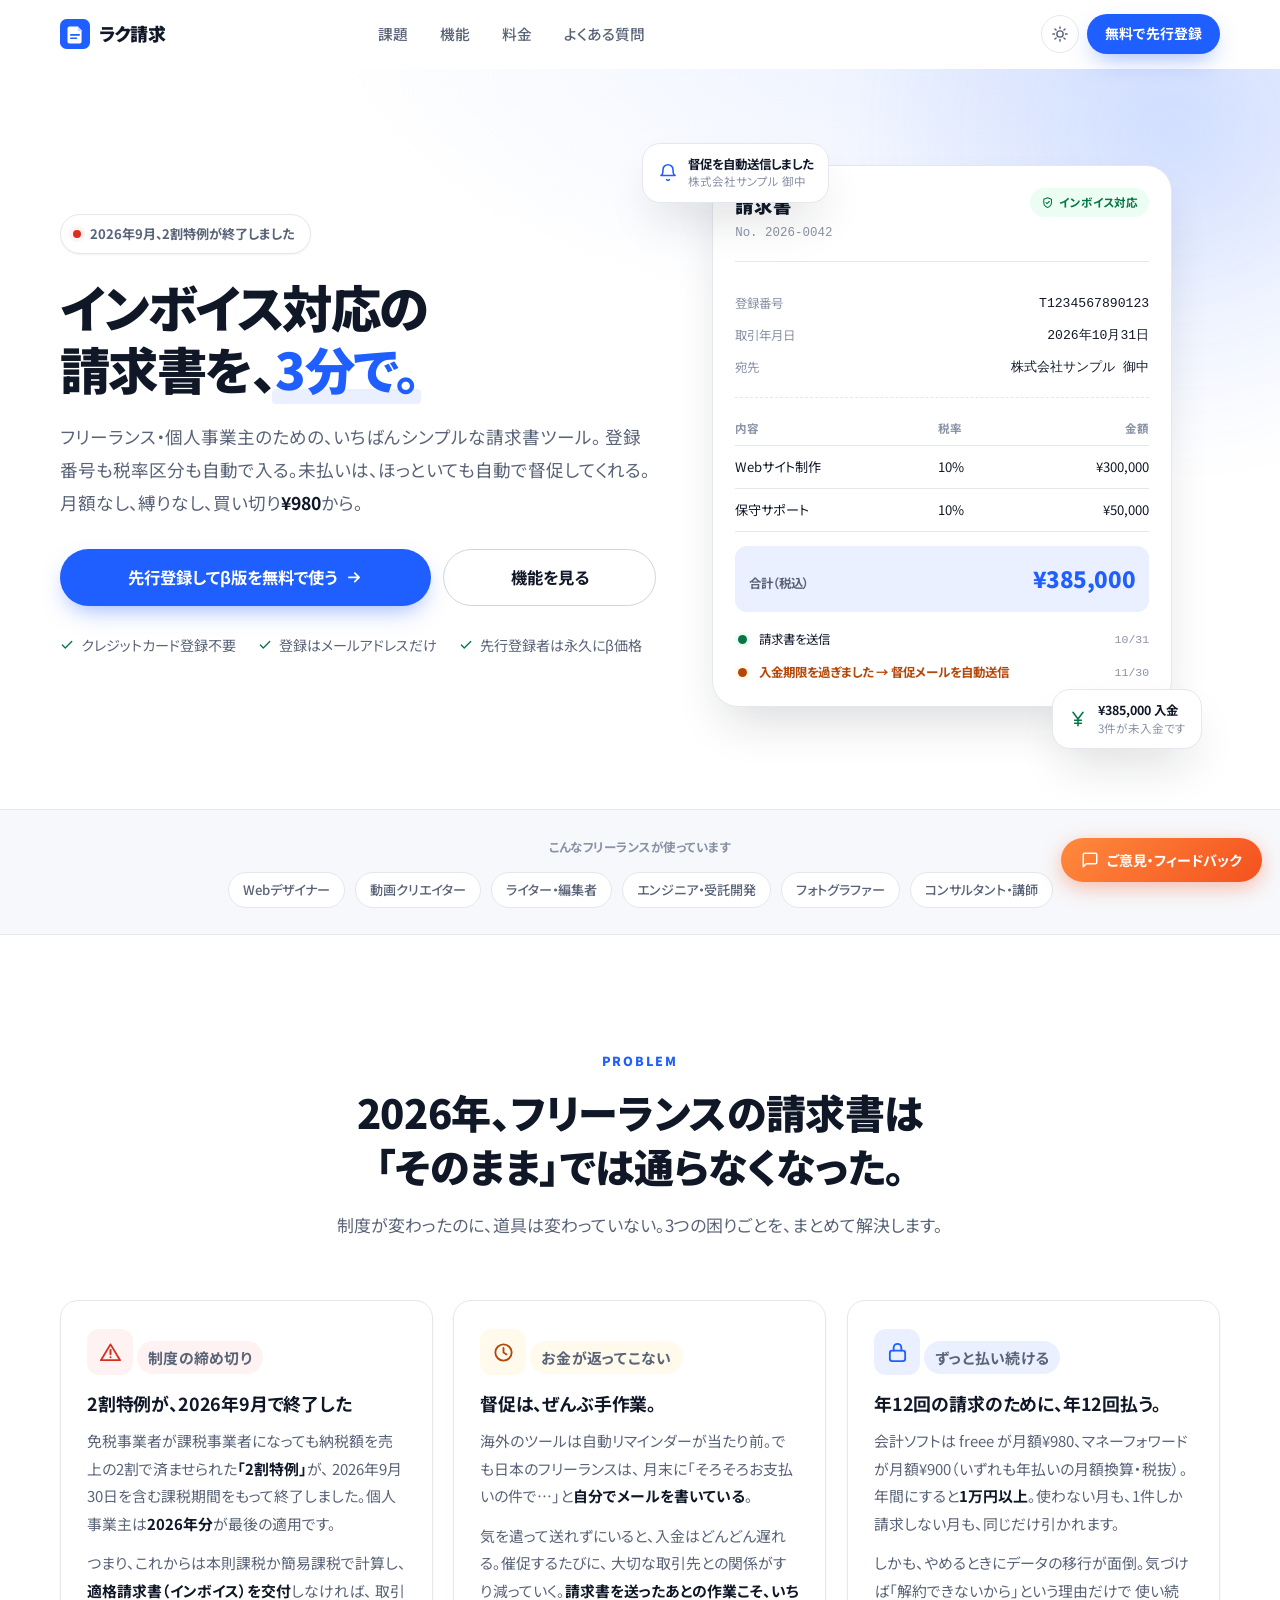
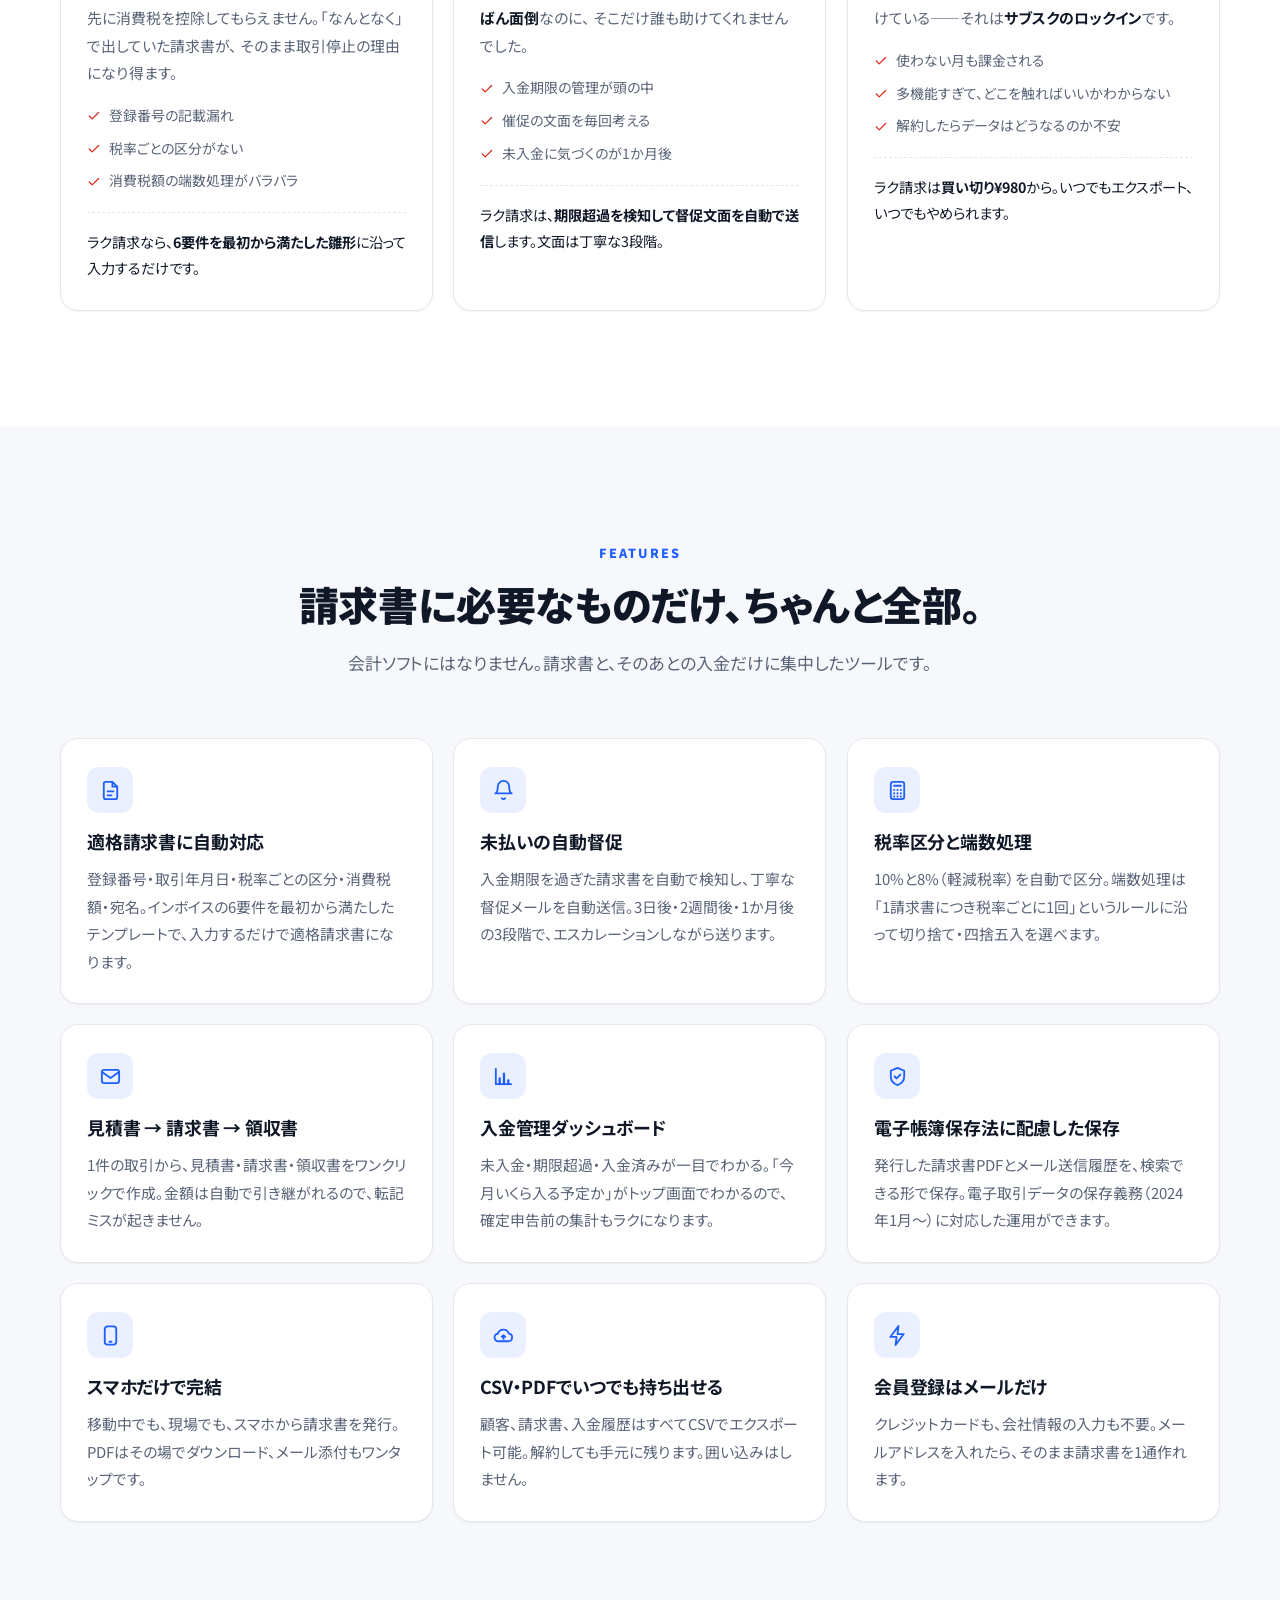
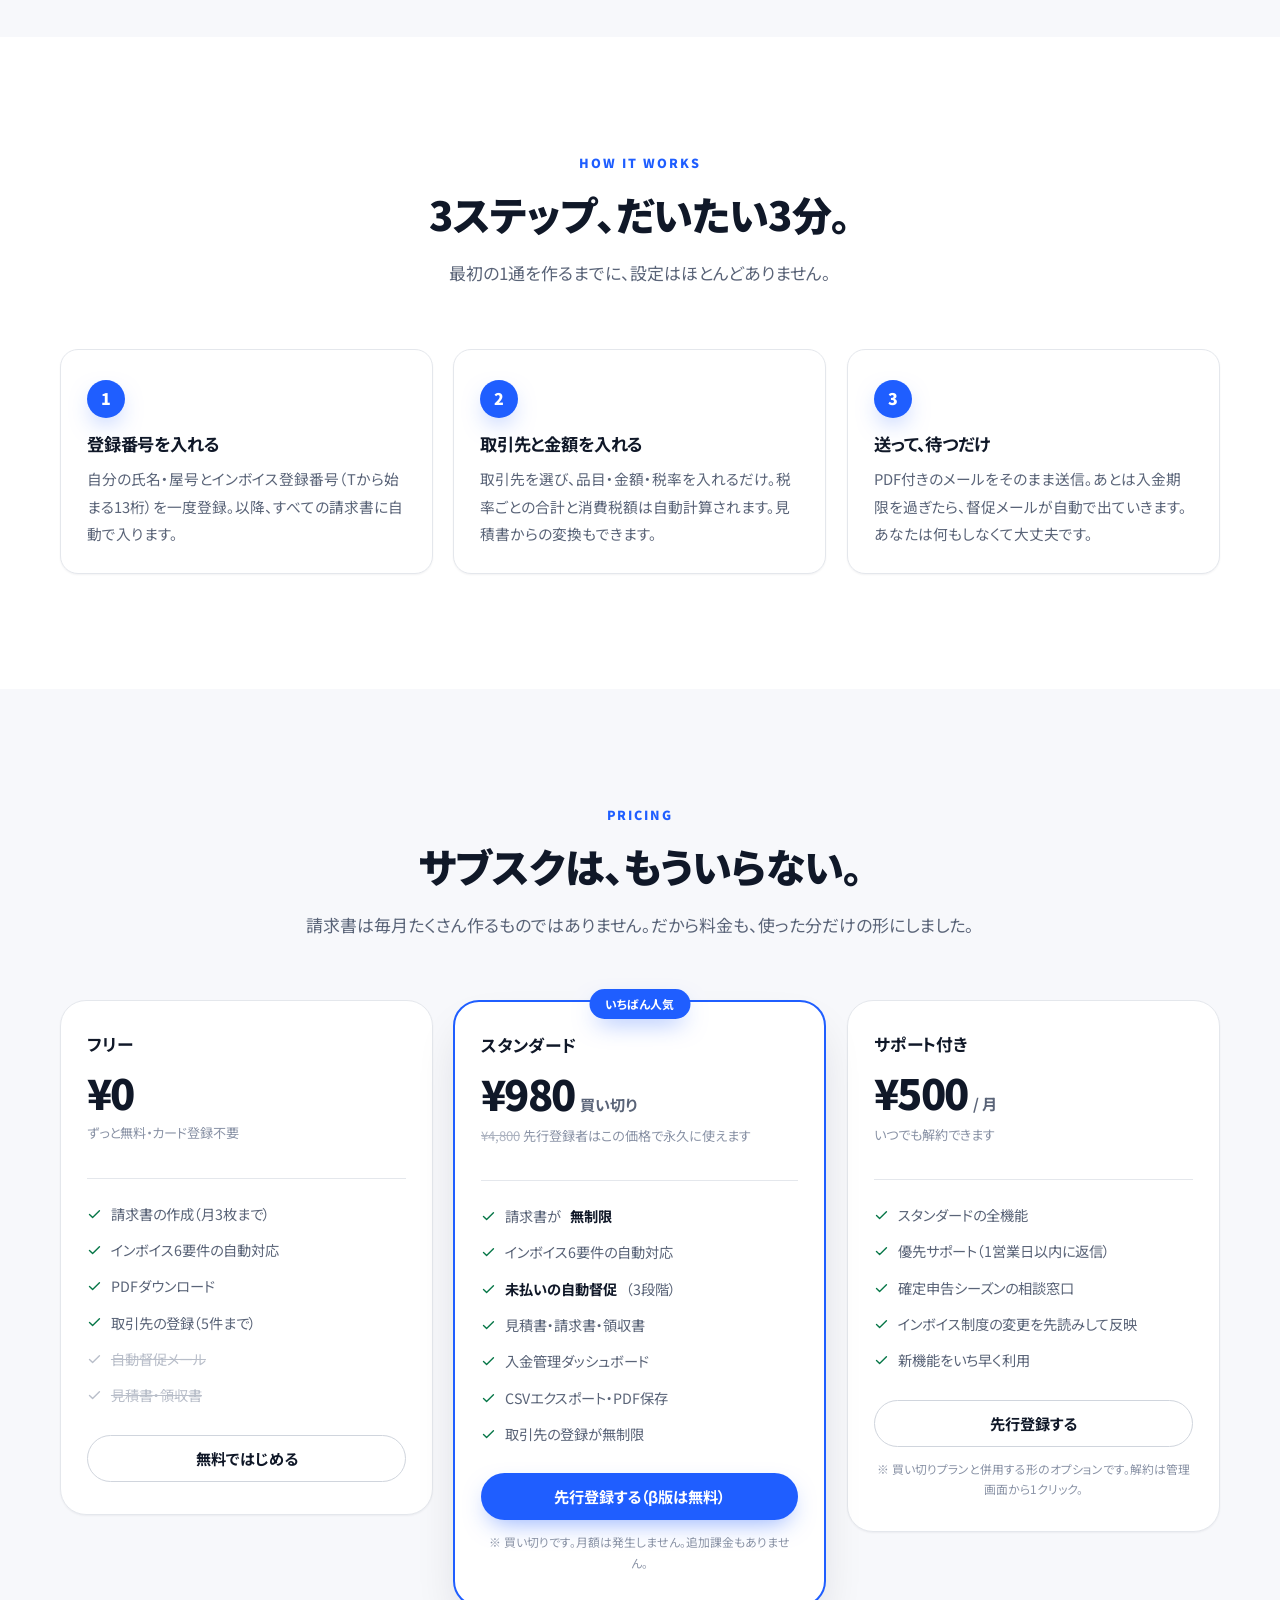
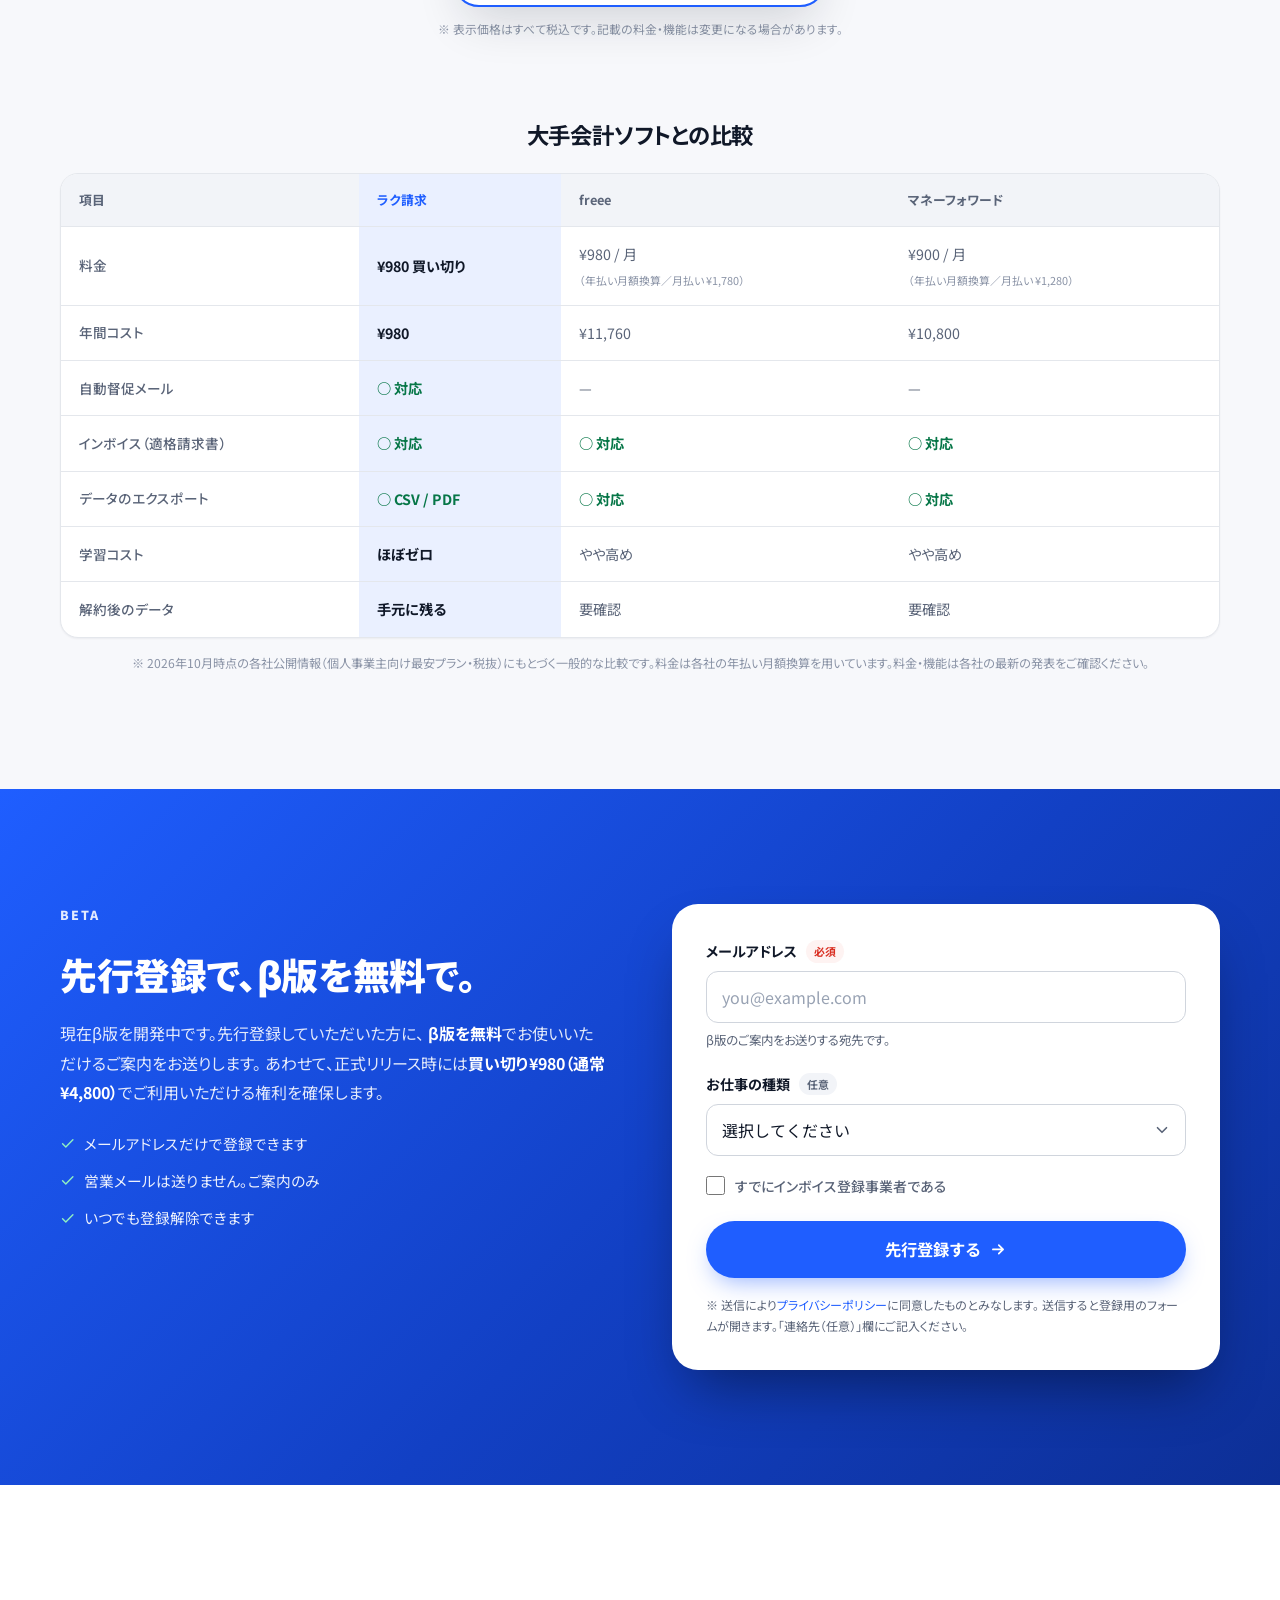
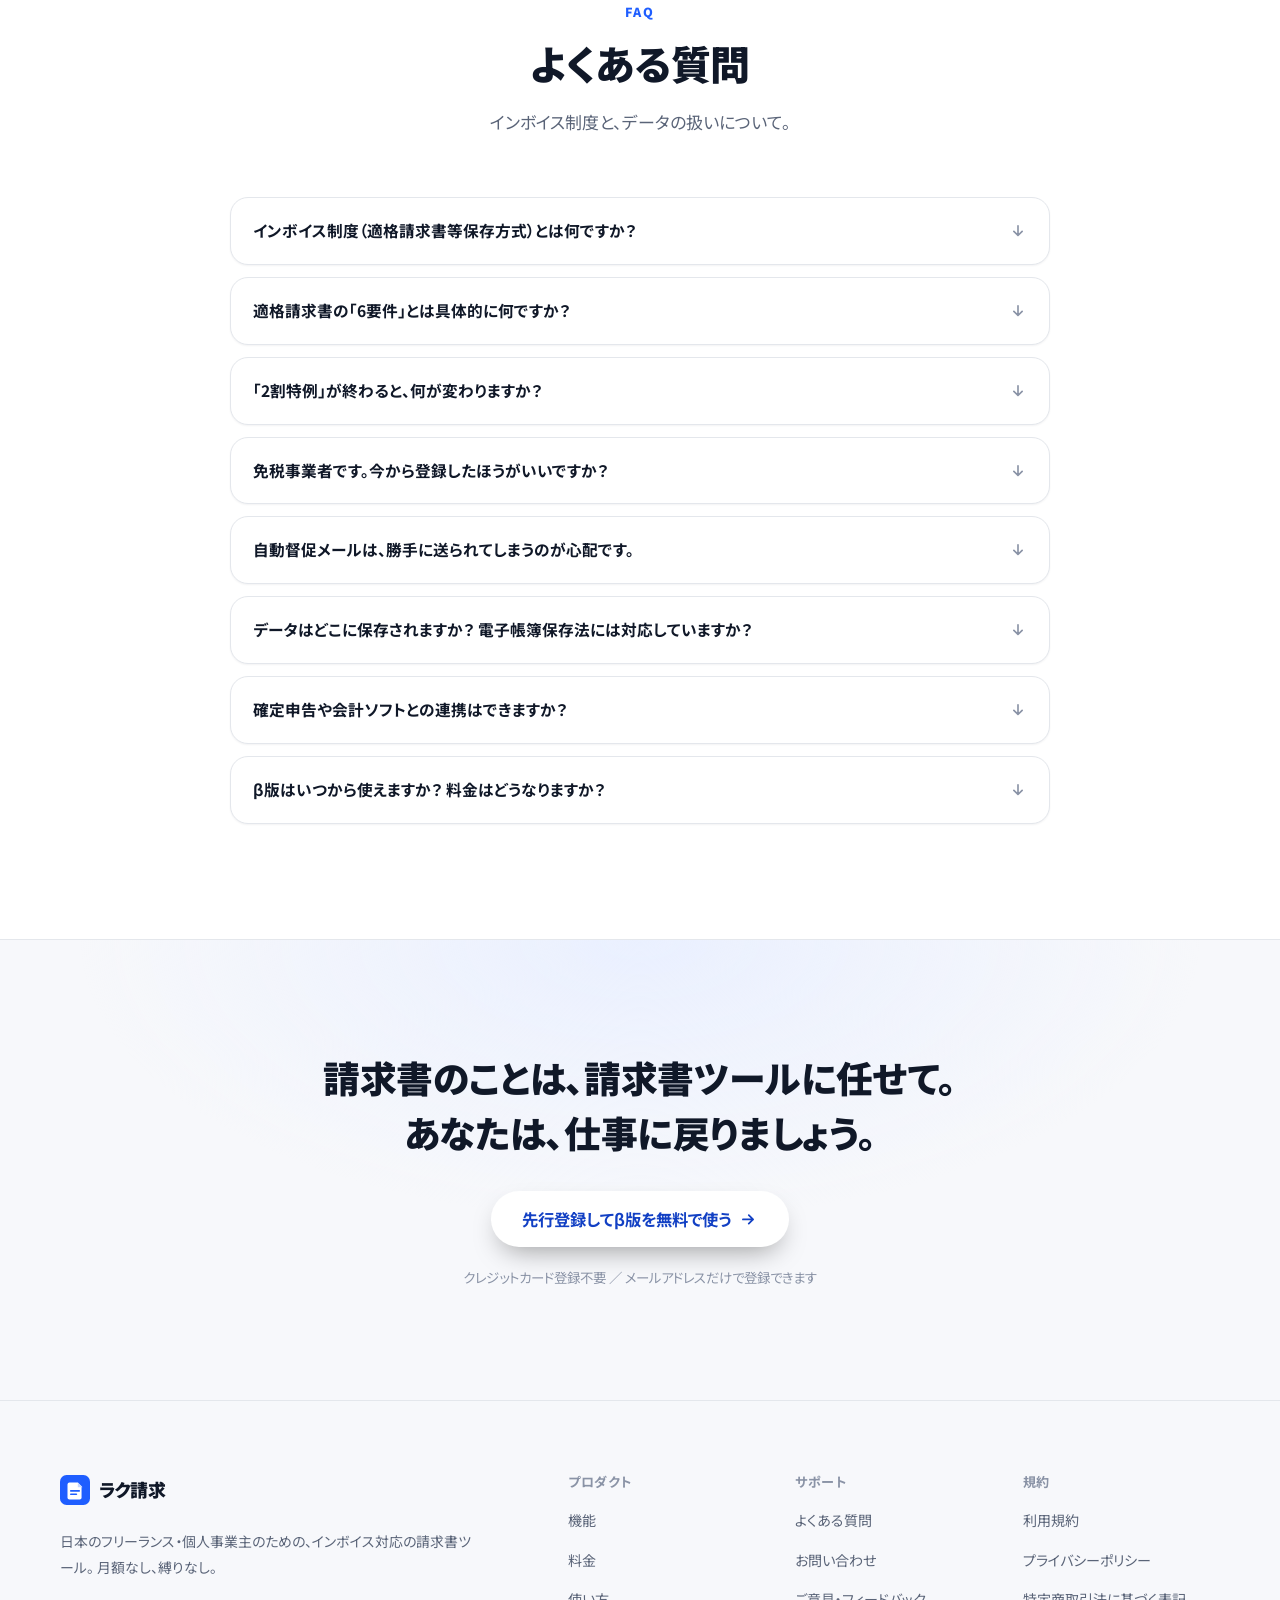
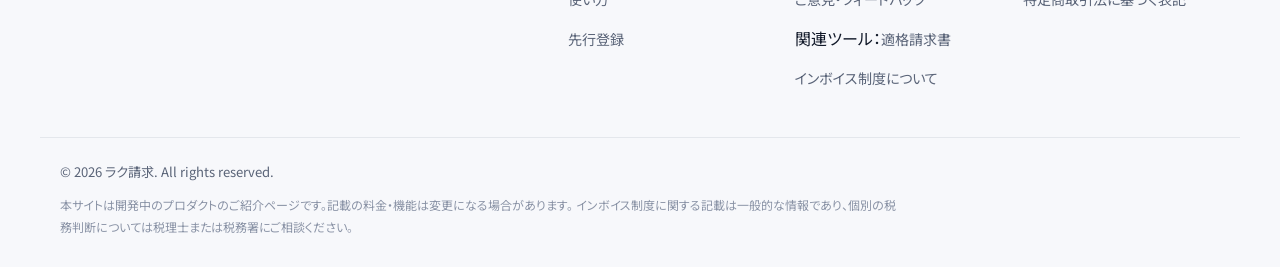
<file: index.html>
<!DOCTYPE html>
<html lang="ja" data-theme="auto">
<head>
<meta charset="UTF-8">
<meta name="viewport" content="width=device-width, initial-scale=1">
<title>ラク請求｜インボイス対応の請求書を、3分で。フリーランスのための請求ツール</title>
<meta name="description" content="インボイス制度（適格請求書）に自動で対応。未払いの自動督促つき。買い切り¥980から、月額なし・縛りなし。日本のフリーランス・個人事業主のためのシンプルな請求書ツール「ラク請求」。">
<meta name="theme-color" content="#1f5eff" media="(prefers-color-scheme: light)">
<meta name="theme-color" content="#0b1020" media="(prefers-color-scheme: dark)">
<meta name="robots" content="index, follow">

<!-- OGP / SNS -->
<meta property="og:type" content="website">
<meta property="og:title" content="ラク請求｜インボイス対応の請求書を、3分で。">
<meta property="og:description" content="適格請求書に自動対応。未払いの自動督促つき。買い切り¥980、月額なし・縛りなし。">
<meta property="og:locale" content="ja_JP">
<meta property="og:url" content="https://www.reveriel.com/japan-invoice-landing/">
<meta property="og:image" content="https://www.reveriel.com/japan-invoice-landing/og-image.png">
<meta property="og:image:width" content="1200">
<meta property="og:image:height" content="630">
<meta name="twitter:image" content="https://www.reveriel.com/japan-invoice-landing/og-image.png">
<link rel="canonical" href="https://www.reveriel.com/japan-invoice-landing/">
<script type="application/ld+json">{"@context":"https://schema.org","@graph":[{"@type":"Product","name":"ラク請求","url":"https://www.reveriel.com/japan-invoice-landing/","description":"インボイス制度（適格請求書）に自動対応し、未払いの自動督促つきの、フリーランス・個人事業主のための請求書ツール。","brand":{"@type":"Brand","name":"ラク請求"},"offers":{"@type":"Offer","price":"980","priceCurrency":"JPY","availability":"https://schema.org/PreOrder"}}]}</script>
<meta name="twitter:card" content="summary_large_image">

<!-- Favicon（インラインSVG / data URI） -->
<link rel="icon" href="data:image/svg+xml,%3Csvg xmlns='http://www.w3.org/2000/svg' viewBox='0 0 64 64'%3E%3Crect width='64' height='64' rx='14' fill='%231f5eff'/%3E%3Cpath d='M20 16h18l8 8v24a4 4 0 0 1-4 4H20a4 4 0 0 1-4-4V20a4 4 0 0 1 4-4z' fill='%23fff'/%3E%3Cpath d='M38 16v10h10' fill='%23c7d7ff'/%3E%3Cpath d='M23 34h18M23 41h12' stroke='%231f5eff' stroke-width='3.5' stroke-linecap='round'/%3E%3C/svg%3E">
<link rel="apple-touch-icon" href="data:image/svg+xml,%3Csvg xmlns='http://www.w3.org/2000/svg' viewBox='0 0 64 64'%3E%3Crect width='64' height='64' rx='14' fill='%231f5eff'/%3E%3Cpath d='M20 16h18l8 8v24a4 4 0 0 1-4 4H20a4 4 0 0 1-4-4V20a4 4 0 0 1 4-4z' fill='%23fff'/%3E%3Cpath d='M23 34h18M23 41h12' stroke='%231f5eff' stroke-width='3.5' stroke-linecap='round'/%3E%3C/svg%3E">

<!-- フォント：Noto Sans JP -->
<link rel="preconnect" href="https://fonts.googleapis.com">
<link rel="preconnect" href="https://fonts.gstatic.com" crossorigin>
<link href="https://fonts.googleapis.com/css2?family=Noto+Sans+JP:wght@400;500;700;900&display=swap" rel="stylesheet">

<link rel="stylesheet" href="style.css">

<!-- JS が有効なときだけ、スクロール表示アニメーションを有効にする。
     （JS 無効時にコンテンツが消えたままになるのを防ぐ） -->
<script>document.documentElement.classList.add('js');</script>
<!-- Cloudflare Web Analytics --><script type='module' src='https://static.cloudflareinsights.com/beacon.min.js' data-cf-beacon='{"token": "6fc01bf3ac5e457ba1bd16b91e5b653e"}'></script><!-- End Cloudflare Web Analytics -->
</head>
<body>

<a class="skip-link" href="#main">本文へスキップ</a>

<!-- ============ アイコン定義（インラインSVGスプライト） ============ -->
<svg class="svg-sprite" aria-hidden="true" focusable="false" width="0" height="0" style="position:absolute">
  <symbol id="i-check" viewBox="0 0 24 24"><path d="M20 6 9 17l-5-5" fill="none" stroke="currentColor" stroke-width="2.2" stroke-linecap="round" stroke-linejoin="round"/></symbol>
  <symbol id="i-bolt" viewBox="0 0 24 24"><path d="M13 2 4.5 13.5H11l-1 8.5 8.5-11.5H12l1-8.5Z" fill="none" stroke="currentColor" stroke-width="1.9" stroke-linejoin="round"/></symbol>
  <symbol id="i-bell" viewBox="0 0 24 24"><path d="M18 8a6 6 0 1 0-12 0c0 6-2.5 7-2.5 7h17S18 14 18 8Z" fill="none" stroke="currentColor" stroke-width="1.9" stroke-linejoin="round"/><path d="M13.7 20a2 2 0 0 1-3.4 0" fill="none" stroke="currentColor" stroke-width="1.9" stroke-linecap="round"/></symbol>
  <symbol id="i-lock" viewBox="0 0 24 24"><rect x="4" y="10" width="16" height="11" rx="2.5" fill="none" stroke="currentColor" stroke-width="1.9"/><path d="M8 10V7a4 4 0 0 1 8 0v3" fill="none" stroke="currentColor" stroke-width="1.9" stroke-linecap="round"/></symbol>
  <symbol id="i-shield" viewBox="0 0 24 24"><path d="M12 3l7 3v6c0 4.5-3 7.6-7 9-4-1.4-7-4.5-7-9V6l7-3Z" fill="none" stroke="currentColor" stroke-width="1.9" stroke-linejoin="round"/><path d="M9 12l2 2 4-4" fill="none" stroke="currentColor" stroke-width="2" stroke-linecap="round" stroke-linejoin="round"/></symbol>
  <symbol id="i-doc" viewBox="0 0 24 24"><path d="M14 3H7a2 2 0 0 0-2 2v14a2 2 0 0 0 2 2h10a2 2 0 0 0 2-2V8l-5-5Z" fill="none" stroke="currentColor" stroke-width="1.9" stroke-linejoin="round"/><path d="M14 3v5h5M9 13h6M9 17h4" fill="none" stroke="currentColor" stroke-width="1.9" stroke-linecap="round"/></symbol>
  <symbol id="i-calc" viewBox="0 0 24 24"><rect x="5" y="3" width="14" height="18" rx="2.5" fill="none" stroke="currentColor" stroke-width="1.9"/><path d="M8.5 7h7M8.5 11.5h.01M12 11.5h.01M15.5 11.5h.01M8.5 15h.01M12 15h.01M15.5 15h.01M8.5 18.2h.01M12 18.2h.01M15.5 18.2h.01" stroke="currentColor" stroke-width="2.1" stroke-linecap="round"/></symbol>
  <symbol id="i-mail" viewBox="0 0 24 24"><rect x="3" y="5" width="18" height="14" rx="2.5" fill="none" stroke="currentColor" stroke-width="1.9"/><path d="m3.5 7.5 8.5 6 8.5-6" fill="none" stroke="currentColor" stroke-width="1.9" stroke-linecap="round" stroke-linejoin="round"/></symbol>
  <symbol id="i-cloud" viewBox="0 0 24 24"><path d="M7 18h10a4 4 0 0 0 .6-7.95A6 6 0 0 0 6.1 10.2 3.9 3.9 0 0 0 7 18Z" fill="none" stroke="currentColor" stroke-width="1.9" stroke-linejoin="round"/><path d="M12 15v-4m0 0-1.8 1.8M12 11l1.8 1.8" fill="none" stroke="currentColor" stroke-width="1.9" stroke-linecap="round" stroke-linejoin="round" transform="translate(0 .6)"/></symbol>
  <symbol id="i-phone" viewBox="0 0 24 24"><rect x="6" y="2.5" width="12" height="19" rx="3" fill="none" stroke="currentColor" stroke-width="1.9"/><path d="M11 18.5h2" stroke="currentColor" stroke-width="2" stroke-linecap="round"/></symbol>
  <symbol id="i-chart" viewBox="0 0 24 24"><path d="M4 20V4M4 20h16" fill="none" stroke="currentColor" stroke-width="1.9" stroke-linecap="round"/><path d="M8 20v-6M12.5 20V9M17 20v-4" fill="none" stroke="currentColor" stroke-width="2.4" stroke-linecap="round"/></symbol>
  <symbol id="i-arrow" viewBox="0 0 24 24"><path d="M5 12h13m0 0-5.5-5.5M18 12l-5.5 5.5" fill="none" stroke="currentColor" stroke-width="2.2" stroke-linecap="round" stroke-linejoin="round"/></symbol>
  <symbol id="i-sun" viewBox="0 0 24 24"><circle cx="12" cy="12" r="4.2" fill="none" stroke="currentColor" stroke-width="1.9"/><path d="M12 2.5v2.2M12 19.3v2.2M2.5 12h2.2M19.3 12h2.2M5.2 5.2l1.6 1.6M17.2 17.2l1.6 1.6M18.8 5.2l-1.6 1.6M6.8 17.2l-1.6 1.6" stroke="currentColor" stroke-width="1.9" stroke-linecap="round"/></symbol>
  <symbol id="i-moon" viewBox="0 0 24 24"><path d="M20 14.5A8.5 8.5 0 0 1 9.5 4a8.5 8.5 0 1 0 10.5 10.5Z" fill="none" stroke="currentColor" stroke-width="1.9" stroke-linejoin="round"/></symbol>
  <symbol id="i-alert" viewBox="0 0 24 24"><path d="M12 3.5 22 20H2L12 3.5Z" fill="none" stroke="currentColor" stroke-width="1.9" stroke-linejoin="round"/><path d="M12 9.5v4.2M12 17h.01" stroke="currentColor" stroke-width="2.1" stroke-linecap="round"/></symbol>
  <symbol id="i-clock" viewBox="0 0 24 24"><circle cx="12" cy="12" r="8.5" fill="none" stroke="currentColor" stroke-width="1.9"/><path d="M12 7.2V12l3.2 2" fill="none" stroke="currentColor" stroke-width="1.9" stroke-linecap="round" stroke-linejoin="round"/></symbol>
  <symbol id="i-yen" viewBox="0 0 24 24"><path d="M6 4l6 8 6-8M12 12v8M8 13.5h8M8 17h8" fill="none" stroke="currentColor" stroke-width="1.9" stroke-linecap="round" stroke-linejoin="round"/></symbol>
</svg>

<!-- ============ ヘッダー ============ -->
<header class="site-header" id="siteHeader">
  <div class="wrap header-inner">
    <a class="brand" href="#top" aria-label="ラク請求 トップへ">
      <span class="brand-mark" aria-hidden="true">
        <svg viewBox="0 0 64 64"><rect width="64" height="64" rx="14" fill="currentColor"/><path d="M20 16h18l8 8v24a4 4 0 0 1-4 4H20a4 4 0 0 1-4-4V20a4 4 0 0 1 4-4z" fill="#fff"/><path d="M38 16v10h10" fill="#c7d7ff"/><path d="M23 34h18M23 41h12" stroke="currentColor" stroke-width="3.5" stroke-linecap="round"/></svg>
      </span>
      <span class="brand-text">ラク請求</span>
    </a>

    <nav class="nav" aria-label="メインナビゲーション">
      <a href="#problems">課題</a>
      <a href="#features">機能</a>
      <a href="#pricing">料金</a>
      <a href="#faq">よくある質問</a>
    </nav>

    <div class="header-actions">
      <button class="theme-toggle" id="themeToggle" type="button" aria-label="表示テーマを切り替える" title="ライト／ダーク切り替え">
        <svg class="ico-sun" aria-hidden="true"><use href="#i-sun"/></svg>
        <svg class="ico-moon" aria-hidden="true"><use href="#i-moon"/></svg>
      </button>
      <a class="btn btn-primary btn-sm header-cta" href="#signup">無料で先行登録</a>
      <button class="nav-toggle" id="navToggle" type="button" aria-label="メニューを開く" aria-expanded="false" aria-controls="mobileNav">
        <span></span><span></span><span></span>
      </button>
    </div>
  </div>

  <nav class="mobile-nav" id="mobileNav" aria-label="モバイルナビゲーション" hidden>
    <a href="#problems">課題</a>
    <a href="#features">機能</a>
    <a href="#pricing">料金</a>
    <a href="#faq">よくある質問</a>
    <a class="btn btn-primary" href="#signup">無料で先行登録</a>
  </nav>
</header>

<main id="main">

  <!-- ============ ヒーロー ============ -->
  <section class="hero" id="top">
    <div class="hero-glow" aria-hidden="true"></div>
    <div class="wrap hero-inner">

      <div class="hero-copy">
        <p class="eyebrow">
          <span class="dot" aria-hidden="true"></span>
          2026年9月、2割特例が終了しました
        </p>

        <h1>
          インボイス対応の<br>
          請求書を、<span class="hl">3分で。</span>
        </h1>

        <p class="lead">
          フリーランス・個人事業主のための、いちばんシンプルな請求書ツール。
          登録番号も税率区分も自動で入る。未払いは、ほっといても自動で督促してくれる。
          月額なし、縛りなし、買い切り<strong>¥980</strong>から。
        </p>

        <div class="hero-cta">
          <a class="btn btn-primary btn-lg" href="#signup">
            先行登録してβ版を無料で使う
            <svg class="ico" aria-hidden="true"><use href="#i-arrow"/></svg>
          </a>
          <a class="btn btn-ghost btn-lg" href="#features">機能を見る</a>
        </div>

        <ul class="hero-facts">
          <li><svg class="ico" aria-hidden="true"><use href="#i-check"/></svg>クレジットカード登録不要</li>
          <li><svg class="ico" aria-hidden="true"><use href="#i-check"/></svg>登録はメールアドレスだけ</li>
          <li><svg class="ico" aria-hidden="true"><use href="#i-check"/></svg>先行登録者は永久にβ価格</li>
        </ul>
      </div>

      <!-- 請求書モックアップ（HTML/CSSのみ） -->
      <div class="hero-visual" aria-hidden="true">
        <div class="mock">
          <div class="mock-head">
            <div>
              <p class="mock-label">請求書</p>
              <p class="mock-no">No. 2026-0042</p>
            </div>
            <span class="badge badge-ok">
              <svg class="ico" aria-hidden="true"><use href="#i-shield"/></svg>
              インボイス対応
            </span>
          </div>

          <dl class="mock-meta">
            <div><dt>登録番号</dt><dd>T1234567890123</dd></div>
            <div><dt>取引年月日</dt><dd>2026年10月31日</dd></div>
            <div><dt>宛先</dt><dd>株式会社サンプル 御中</dd></div>
          </dl>

          <table class="mock-table">
            <thead>
              <tr><th>内容</th><th>税率</th><th class="ta-r">金額</th></tr>
            </thead>
            <tbody>
              <tr><td>Webサイト制作</td><td>10%</td><td class="ta-r">¥300,000</td></tr>
              <tr><td>保守サポート</td><td>10%</td><td class="ta-r">¥50,000</td></tr>
            </tbody>
          </table>

          <div class="mock-total">
            <span>合計（税込）</span>
            <strong>¥385,000</strong>
          </div>

          <div class="mock-timeline">
            <div class="tl-item is-done">
              <span class="tl-dot" aria-hidden="true"></span>
              <span class="tl-text">請求書を送信</span>
              <span class="tl-time">10/31</span>
            </div>
            <div class="tl-item is-warn">
              <span class="tl-dot" aria-hidden="true"></span>
              <span class="tl-text">入金期限を過ぎました → 督促メールを自動送信</span>
              <span class="tl-time">11/30</span>
            </div>
          </div>
        </div>

        <div class="float-card float-card-1">
          <svg class="ico" aria-hidden="true"><use href="#i-bell"/></svg>
          <div>
            <strong>督促を自動送信しました</strong>
            <span>株式会社サンプル 御中</span>
          </div>
        </div>

        <div class="float-card float-card-2">
          <svg class="ico" aria-hidden="true"><use href="#i-yen"/></svg>
          <div>
            <strong>¥385,000 入金</strong>
            <span>3件が未入金です</span>
          </div>
        </div>
      </div>

    </div>
  </section>

  <!-- ============ ロゴ帯 / 信頼 ============ -->
  <section class="trustbar" aria-label="利用者の属性">
    <div class="wrap trust-inner">
      <p class="trust-label">こんなフリーランスが使っています</p>
      <ul class="trust-list">
        <li>Webデザイナー</li>
        <li>動画クリエイター</li>
        <li>ライター・編集者</li>
        <li>エンジニア・受託開発</li>
        <li>フォトグラファー</li>
        <li>コンサルタント・講師</li>
      </ul>
    </div>
  </section>

  <!-- ============ 課題 ============ -->
  <section class="section" id="problems">
    <div class="wrap">
      <header class="section-head">
        <p class="section-kicker">PROBLEM</p>
        <h2>2026年、フリーランスの請求書は<br class="sp-only">「そのまま」では通らなくなった。</h2>
        <p class="section-sub">制度が変わったのに、道具は変わっていない。3つの困りごとを、まとめて解決します。</p>
      </header>

      <div class="cards cards-3">

        <article class="card card-problem reveal">
          <div class="card-icon icon-danger" aria-hidden="true">
            <svg class="ico"><use href="#i-alert"/></svg>
          </div>
          <p class="card-tag tag-danger">制度の締め切り</p>
          <h3>2割特例が、2026年9月で終了した</h3>
          <p>
            免税事業者が課税事業者になっても納税額を売上の2割で済ませられた<strong>「2割特例」</strong>が、
            2026年9月30日を含む課税期間をもって終了しました。個人事業主は<strong>2026年分</strong>が最後の適用です。
          </p>
          <p>
            つまり、これからは本則課税か簡易課税で計算し、<strong>適格請求書（インボイス）を交付</strong>しなければ、
            取引先に消費税を控除してもらえません。「なんとなく」で出していた請求書が、
            そのまま取引停止の理由になり得ます。
          </p>
          <ul class="card-list">
            <li><svg class="ico" aria-hidden="true"><use href="#i-check"/></svg>登録番号の記載漏れ</li>
            <li><svg class="ico" aria-hidden="true"><use href="#i-check"/></svg>税率ごとの区分がない</li>
            <li><svg class="ico" aria-hidden="true"><use href="#i-check"/></svg>消費税額の端数処理がバラバラ</li>
          </ul>
          <p class="card-after">ラク請求なら、<strong>6要件を最初から満たした雛形</strong>に沿って入力するだけです。</p>
        </article>

        <article class="card card-problem reveal">
          <div class="card-icon icon-warn" aria-hidden="true">
            <svg class="ico"><use href="#i-clock"/></svg>
          </div>
          <p class="card-tag tag-warn">お金が返ってこない</p>
          <h3>督促は、ぜんぶ手作業。</h3>
          <p>
            海外のツールは自動リマインダーが当たり前。でも日本のフリーランスは、
            月末に「そろそろお支払いの件で…」と<strong>自分でメールを書いている</strong>。
          </p>
          <p>
            気を遣って送れずにいると、入金はどんどん遅れる。催促するたびに、
            大切な取引先との関係がすり減っていく。<strong>請求書を送ったあとの作業こそ、いちばん面倒</strong>なのに、
            そこだけ誰も助けてくれませんでした。
          </p>
          <ul class="card-list">
            <li><svg class="ico" aria-hidden="true"><use href="#i-check"/></svg>入金期限の管理が頭の中</li>
            <li><svg class="ico" aria-hidden="true"><use href="#i-check"/></svg>催促の文面を毎回考える</li>
            <li><svg class="ico" aria-hidden="true"><use href="#i-check"/></svg>未入金に気づくのが1か月後</li>
          </ul>
          <p class="card-after">ラク請求は、<strong>期限超過を検知して督促文面を自動で送信</strong>します。文面は丁寧な3段階。</p>
        </article>

        <article class="card card-problem reveal">
          <div class="card-icon icon-info" aria-hidden="true">
            <svg class="ico"><use href="#i-lock"/></svg>
          </div>
          <p class="card-tag tag-info">ずっと払い続ける</p>
          <h3>年12回の請求のために、年12回払う。</h3>
          <p>
            会計ソフトは freee が月額¥980、マネーフォワード が月額¥900（いずれも年払いの月額換算・税抜）。
            年間にすると<strong>1万円以上</strong>。使わない月も、1件しか請求しない月も、同じだけ引かれます。
          </p>
          <p>
            しかも、やめるときにデータの移行が面倒。気づけば「解約できないから」という理由だけで
            使い続けている——それは<strong>サブスクのロックイン</strong>です。
          </p>
          <ul class="card-list">
            <li><svg class="ico" aria-hidden="true"><use href="#i-check"/></svg>使わない月も課金される</li>
            <li><svg class="ico" aria-hidden="true"><use href="#i-check"/></svg>多機能すぎて、どこを触ればいいかわからない</li>
            <li><svg class="ico" aria-hidden="true"><use href="#i-check"/></svg>解約したらデータはどうなるのか不安</li>
          </ul>
          <p class="card-after">ラク請求は<strong>買い切り¥980</strong>から。いつでもエクスポート、いつでもやめられます。</p>
        </article>

      </div>
    </div>
  </section>

  <!-- ============ 機能 ============ -->
  <section class="section section-alt" id="features">
    <div class="wrap">
      <header class="section-head">
        <p class="section-kicker">FEATURES</p>
        <h2>請求書に必要なものだけ、<br class="sp-only">ちゃんと全部。</h2>
        <p class="section-sub">会計ソフトにはなりません。請求書と、そのあとの入金だけに集中したツールです。</p>
      </header>

      <div class="cards cards-3">

        <article class="card card-feature reveal">
          <div class="card-icon icon-primary" aria-hidden="true"><svg class="ico"><use href="#i-doc"/></svg></div>
          <h3>適格請求書に自動対応</h3>
          <p>登録番号・取引年月日・税率ごとの区分・消費税額・宛名。インボイスの6要件を最初から満たしたテンプレートで、入力するだけで適格請求書になります。</p>
        </article>

        <article class="card card-feature reveal">
          <div class="card-icon icon-primary" aria-hidden="true"><svg class="ico"><use href="#i-bell"/></svg></div>
          <h3>未払いの自動督促</h3>
          <p>入金期限を過ぎた請求書を自動で検知し、丁寧な督促メールを自動送信。3日後・2週間後・1か月後の3段階で、エスカレーションしながら送ります。</p>
        </article>

        <article class="card card-feature reveal">
          <div class="card-icon icon-primary" aria-hidden="true"><svg class="ico"><use href="#i-calc"/></svg></div>
          <h3>税率区分と端数処理</h3>
          <p>10%と8%（軽減税率）を自動で区分。端数処理は「1請求書につき税率ごとに1回」というルールに沿って切り捨て・四捨五入を選べます。</p>
        </article>

        <article class="card card-feature reveal">
          <div class="card-icon icon-primary" aria-hidden="true"><svg class="ico"><use href="#i-mail"/></svg></div>
          <h3>見積書 → 請求書 → 領収書</h3>
          <p>1件の取引から、見積書・請求書・領収書をワンクリックで作成。金額は自動で引き継がれるので、転記ミスが起きません。</p>
        </article>

        <article class="card card-feature reveal">
          <div class="card-icon icon-primary" aria-hidden="true"><svg class="ico"><use href="#i-chart"/></svg></div>
          <h3>入金管理ダッシュボード</h3>
          <p>未入金・期限超過・入金済みが一目でわかる。「今月いくら入る予定か」がトップ画面でわかるので、確定申告前の集計もラクになります。</p>
        </article>

        <article class="card card-feature reveal">
          <div class="card-icon icon-primary" aria-hidden="true"><svg class="ico"><use href="#i-shield"/></svg></div>
          <h3>電子帳簿保存法に配慮した保存</h3>
          <p>発行した請求書PDFとメール送信履歴を、検索できる形で保存。電子取引データの保存義務（2024年1月〜）に対応した運用ができます。</p>
        </article>

        <article class="card card-feature reveal">
          <div class="card-icon icon-primary" aria-hidden="true"><svg class="ico"><use href="#i-phone"/></svg></div>
          <h3>スマホだけで完結</h3>
          <p>移動中でも、現場でも、スマホから請求書を発行。PDFはその場でダウンロード、メール添付もワンタップです。</p>
        </article>

        <article class="card card-feature reveal">
          <div class="card-icon icon-primary" aria-hidden="true"><svg class="ico"><use href="#i-cloud"/></svg></div>
          <h3>CSV・PDFでいつでも持ち出せる</h3>
          <p>顧客、請求書、入金履歴はすべてCSVでエクスポート可能。解約しても手元に残ります。囲い込みはしません。</p>
        </article>

        <article class="card card-feature reveal">
          <div class="card-icon icon-primary" aria-hidden="true"><svg class="ico"><use href="#i-bolt"/></svg></div>
          <h3>会員登録はメールだけ</h3>
          <p>クレジットカードも、会社情報の入力も不要。メールアドレスを入れたら、そのまま請求書を1通作れます。</p>
        </article>

      </div>
    </div>
  </section>

  <!-- ============ 使い方 ============ -->
  <section class="section" id="how">
    <div class="wrap">
      <header class="section-head">
        <p class="section-kicker">HOW IT WORKS</p>
        <h2>3ステップ、だいたい3分。</h2>
        <p class="section-sub">最初の1通を作るまでに、設定はほとんどありません。</p>
      </header>

      <ol class="steps">
        <li class="step reveal">
          <span class="step-num">1</span>
          <h3>登録番号を入れる</h3>
          <p>自分の氏名・屋号とインボイス登録番号（Tから始まる13桁）を一度登録。以降、すべての請求書に自動で入ります。</p>
        </li>
        <li class="step reveal">
          <span class="step-num">2</span>
          <h3>取引先と金額を入れる</h3>
          <p>取引先を選び、品目・金額・税率を入れるだけ。税率ごとの合計と消費税額は自動計算されます。見積書からの変換もできます。</p>
        </li>
        <li class="step reveal">
          <span class="step-num">3</span>
          <h3>送って、待つだけ</h3>
          <p>PDF付きのメールをそのまま送信。あとは入金期限を過ぎたら、督促メールが自動で出ていきます。あなたは何もしなくて大丈夫です。</p>
        </li>
      </ol>
    </div>
  </section>

  <!-- ============ 料金 ============ -->
  <section class="section section-alt" id="pricing">
    <div class="wrap">
      <header class="section-head">
        <p class="section-kicker">PRICING</p>
        <h2>サブスクは、もういらない。</h2>
        <p class="section-sub">請求書は毎月たくさん作るものではありません。だから料金も、使った分だけの形にしました。</p>
      </header>

      <div class="price-grid">

        <article class="price-card reveal">
          <h3 class="price-name">フリー</h3>
          <p class="price-amount"><span class="price-num">¥0</span></p>
          <p class="price-note">ずっと無料・カード登録不要</p>
          <ul class="price-list">
            <li><svg class="ico" aria-hidden="true"><use href="#i-check"/></svg>請求書の作成（月3枚まで）</li>
            <li><svg class="ico" aria-hidden="true"><use href="#i-check"/></svg>インボイス6要件の自動対応</li>
            <li><svg class="ico" aria-hidden="true"><use href="#i-check"/></svg>PDFダウンロード</li>
            <li><svg class="ico" aria-hidden="true"><use href="#i-check"/></svg>取引先の登録（5件まで）</li>
            <li class="is-off"><svg class="ico" aria-hidden="true"><use href="#i-check"/></svg>自動督促メール</li>
            <li class="is-off"><svg class="ico" aria-hidden="true"><use href="#i-check"/></svg>見積書・領収書</li>
          </ul>
          <a class="btn btn-ghost btn-block" href="#signup">無料ではじめる</a>
        </article>

        <article class="price-card is-featured reveal">
          <p class="price-ribbon">いちばん人気</p>
          <h3 class="price-name">スタンダード</h3>
          <p class="price-amount">
            <span class="price-num">¥980</span>
            <span class="price-unit">買い切り</span>
          </p>
          <p class="price-note">
            <s>¥4,800</s> 先行登録者はこの価格で永久に使えます
          </p>
          <ul class="price-list">
            <li><svg class="ico" aria-hidden="true"><use href="#i-check"/></svg>請求書が<strong>無制限</strong></li>
            <li><svg class="ico" aria-hidden="true"><use href="#i-check"/></svg>インボイス6要件の自動対応</li>
            <li><svg class="ico" aria-hidden="true"><use href="#i-check"/></svg><strong>未払いの自動督促</strong>（3段階）</li>
            <li><svg class="ico" aria-hidden="true"><use href="#i-check"/></svg>見積書・請求書・領収書</li>
            <li><svg class="ico" aria-hidden="true"><use href="#i-check"/></svg>入金管理ダッシュボード</li>
            <li><svg class="ico" aria-hidden="true"><use href="#i-check"/></svg>CSVエクスポート・PDF保存</li>
            <li><svg class="ico" aria-hidden="true"><use href="#i-check"/></svg>取引先の登録が無制限</li>
          </ul>
          <a class="btn btn-primary btn-block" href="#signup">先行登録する（β版は無料）</a>
          <p class="price-fine">※ 買い切りです。月額は発生しません。追加課金もありません。</p>
        </article>

        <article class="price-card reveal">
          <h3 class="price-name">サポート付き</h3>
          <p class="price-amount">
            <span class="price-num">¥500</span>
            <span class="price-unit">/ 月</span>
          </p>
          <p class="price-note">いつでも解約できます</p>
          <ul class="price-list">
            <li><svg class="ico" aria-hidden="true"><use href="#i-check"/></svg>スタンダードの全機能</li>
            <li><svg class="ico" aria-hidden="true"><use href="#i-check"/></svg>優先サポート（1営業日以内に返信）</li>
            <li><svg class="ico" aria-hidden="true"><use href="#i-check"/></svg>確定申告シーズンの相談窓口</li>
            <li><svg class="ico" aria-hidden="true"><use href="#i-check"/></svg>インボイス制度の変更を先読みして反映</li>
            <li><svg class="ico" aria-hidden="true"><use href="#i-check"/></svg>新機能をいち早く利用</li>
          </ul>
          <a class="btn btn-ghost btn-block" href="#signup">先行登録する</a>
          <p class="price-fine">※ 買い切りプランと併用する形のオプションです。解約は管理画面から1クリック。</p>
        </article>

      </div>

      <p class="price-fine">※ 表示価格はすべて税込です。記載の料金・機能は変更になる場合があります。</p>

      <!-- 比較表 -->
      <div class="compare-wrap">
        <h3 class="compare-title">大手会計ソフトとの比較</h3>
        <div class="table-scroll">
          <table class="compare">
            <caption class="sr-only">ラク請求と大手会計ソフトの料金・機能比較</caption>
            <thead>
              <tr>
                <th scope="col">項目</th>
                <th scope="col" class="is-us">ラク請求</th>
                <th scope="col">freee</th>
                <th scope="col">マネーフォワード</th>
              </tr>
            </thead>
            <tbody>
              <tr>
                <th scope="row">料金</th>
                <td class="is-us"><strong>¥980 買い切り</strong></td>
                <td>¥980 / 月<span class="compare-sub">（年払い月額換算／月払い ¥1,780）</span></td>
                <td>¥900 / 月<span class="compare-sub">（年払い月額換算／月払い ¥1,280）</span></td>
              </tr>
              <tr>
                <th scope="row">年間コスト</th>
                <td class="is-us"><strong>¥980</strong></td>
                <td>¥11,760</td>
                <td>¥10,800</td>
              </tr>
              <tr>
                <th scope="row">自動督促メール</th>
                <td class="is-us"><span class="ok">対応</span></td>
                <td>—</td>
                <td>—</td>
              </tr>
              <tr>
                <th scope="row">インボイス（適格請求書）</th>
                <td class="is-us"><span class="ok">対応</span></td>
                <td><span class="ok">対応</span></td>
                <td><span class="ok">対応</span></td>
              </tr>
              <tr>
                <th scope="row">データのエクスポート</th>
                <td class="is-us"><span class="ok">CSV / PDF</span></td>
                <td><span class="ok">対応</span></td>
                <td><span class="ok">対応</span></td>
              </tr>
              <tr>
                <th scope="row">学習コスト</th>
                <td class="is-us"><strong>ほぼゼロ</strong></td>
                <td>やや高め</td>
                <td>やや高め</td>
              </tr>
              <tr>
                <th scope="row">解約後のデータ</th>
                <td class="is-us">手元に残る</td>
                <td>要確認</td>
                <td>要確認</td>
              </tr>
            </tbody>
          </table>
        </div>
        <p class="compare-fine">
          ※ 2026年10月時点の各社公開情報（個人事業主向け最安プラン・税抜）にもとづく一般的な比較です。料金は各社の年払い月額換算を用いています。料金・機能は各社の最新の発表をご確認ください。
        </p>
      </div>
    </div>
  </section>

  <!-- ============ メール登録 ============ -->
  <section class="section signup" id="signup">
    <div class="wrap signup-inner">
      <div class="signup-copy">
        <p class="section-kicker kicker-light">BETA</p>
        <h2>先行登録で、β版を無料で。</h2>
        <p>
          現在β版を開発中です。先行登録していただいた方に、
          <strong>β版を無料</strong>でお使いいただけるご案内をお送りします。
          あわせて、正式リリース時には<strong>買い切り¥980（通常¥4,800）</strong>でご利用いただける権利を確保します。
        </p>
        <ul class="signup-points">
          <li><svg class="ico" aria-hidden="true"><use href="#i-check"/></svg>メールアドレスだけで登録できます</li>
          <li><svg class="ico" aria-hidden="true"><use href="#i-check"/></svg>営業メールは送りません。ご案内のみ</li>
          <li><svg class="ico" aria-hidden="true"><use href="#i-check"/></svg>いつでも登録解除できます</li>
        </ul>
      </div>

      <form class="signup-form" id="signupForm" novalidate>
        <div class="field">
          <label for="email">メールアドレス <span class="req">必須</span></label>
          <input type="email" id="email" name="email" required
                 autocomplete="email" inputmode="email"
                 placeholder="you@example.com"
                 aria-describedby="emailHelp">
          <p class="help" id="emailHelp">β版のご案内をお送りする宛先です。</p>
        </div>

        <div class="field">
          <label for="role">お仕事の種類 <span class="opt">任意</span></label>
          <select id="role" name="role">
            <option value="">選択してください</option>
            <option>デザイナー</option>
            <option>エンジニア・開発</option>
            <option>ライター・編集</option>
            <option>動画・撮影</option>
            <option>コンサル・講師</option>
            <option>その他</option>
          </select>
        </div>

        <div class="field field-check">
          <label class="check">
            <input type="checkbox" id="invoiceUser" name="invoiceUser">
            <span>すでにインボイス登録事業者である</span>
          </label>
        </div>

        <button class="btn btn-primary btn-block btn-lg" type="submit">
          先行登録する
          <svg class="ico" aria-hidden="true"><use href="#i-arrow"/></svg>
        </button>

        <p class="form-status" id="formStatus" role="status" aria-live="polite"></p>

        <p class="form-fine">
          ※ 送信により<a href="privacy.html">プライバシーポリシー</a>に同意したものとみなします。
          送信すると登録用のフォームが開きます。「連絡先（任意）」欄にご記入ください。
        </p>
      </form>
    </div>
  </section>

  <!-- ============ FAQ ============ -->
  <section class="section" id="faq">
    <div class="wrap wrap-narrow">
      <header class="section-head">
        <p class="section-kicker">FAQ</p>
        <h2>よくある質問</h2>
        <p class="section-sub">インボイス制度と、データの扱いについて。</p>
      </header>

      <div class="faq">

        <details class="faq-item">
          <summary>
            <span>インボイス制度（適格請求書等保存方式）とは何ですか？</span>
            <svg class="ico faq-chev" aria-hidden="true"><use href="#i-arrow"/></svg>
          </summary>
          <div class="faq-body">
            <p>
              2023年10月1日から始まった、消費税の仕入税額控除の方式です。簡単に言うと、
              <strong>「適格請求書発行事業者」として登録された相手が発行した、決められた事項を記載した請求書
              （＝適格請求書／インボイス）がなければ、取引先は消費税を控除できなくなりました。</strong>
            </p>
            <p>
              つまり、取引先があなたに消費税を払っていても、あなたが適格請求書を出せなければ、
              取引先はその分を経費（仕入税額控除）にできません。結果として、
              <strong>「インボイスを出せる人に仕事を頼みたい」</strong>という流れが生まれています。
            </p>
          </div>
        </details>

        <details class="faq-item">
          <summary>
            <span>適格請求書の「6要件」とは具体的に何ですか？</span>
            <svg class="ico faq-chev" aria-hidden="true"><use href="#i-arrow"/></svg>
          </summary>
          <div class="faq-body">
            <p>適格請求書には、次の6つの記載事項が必要です。ラク請求はこの6つを自動で埋めます。</p>
            <ol class="faq-ol">
              <li><strong>適格請求書発行事業者の氏名または名称、および登録番号</strong>（T＋13桁）</li>
              <li><strong>取引年月日</strong></li>
              <li><strong>取引内容</strong>（軽減税率の対象品目であれば、その旨）</li>
              <li><strong>税率ごとに区分して合計した対価の額</strong>（税抜・税込の別を明示）および適用税率</li>
              <li><strong>税率ごとに区分した消費税額等</strong></li>
              <li><strong>書類の交付を受ける事業者の氏名または名称</strong>（宛先）</li>
            </ol>
            <p>
              加えて、消費税額の端数処理は
              <strong>「1つの適格請求書につき、税率ごとに1回」</strong>というルールがあります。
              品目ごとに端数処理をすると、要件を満たさない可能性があります。
            </p>
          </div>
        </details>

        <details class="faq-item">
          <summary>
            <span>「2割特例」が終わると、何が変わりますか？</span>
            <svg class="ico faq-chev" aria-hidden="true"><use href="#i-arrow"/></svg>
          </summary>
          <div class="faq-body">
            <p>
              2割特例は、免税事業者が課税事業者になる場合に、納付する消費税額を
              <strong>売上で預かった消費税額の2割</strong>で済ませられる特例でした。
              計算が非常にラクで、実質的な負担も軽い制度です。
            </p>
            <p>
              この特例は<strong>2026年9月30日を含む課税期間をもって終了</strong>しました。
              個人事業主の場合、<strong>2026年分（2027年3月の確定申告）が最後の適用</strong>となります。
              2027年分以降は、本則課税か簡易課税で計算することになります。
            </p>
            <p>
              つまり、2027年からは<strong>受け取った消費税と、支払った消費税を、自分で正しく集計して申告する</strong>
              必要があります。請求書の段階で税率区分と消費税額がきちんと分かれていないと、
              この集計作業が年末に大きな負担になります。
            </p>
          </div>
        </details>

        <details class="faq-item">
          <summary>
            <span>免税事業者です。今から登録したほうがいいですか？</span>
            <svg class="ico faq-chev" aria-hidden="true"><use href="#i-arrow"/></svg>
          </summary>
          <div class="faq-body">
            <p>
              一概には言えません。判断の分かれ目は、
              <strong>「取引先が課税事業者かどうか」</strong>と<strong>「売上の規模」</strong>です。
            </p>
            <p>
              法人や、課税売上が1,000万円を超える個人事業主との取引が中心なら、
              インボイスを出せないことで仕事を失うリスクのほうが大きくなります。
              一方、売上1,000万円以下で、取引先が免税事業者ばかりなら、
              登録しないほうが手取りは増えることもあります。
            </p>
            <p>
              迷ったときは、税理士や最寄りの税務署に相談するのが確実です。
              ラク請求は<strong>登録番号を入れるだけで書式が切り替わる</strong>ので、
              どちらを選んでも、あとから困ることはありません。
            </p>
          </div>
        </details>

        <details class="faq-item">
          <summary>
            <span>自動督促メールは、勝手に送られてしまうのが心配です。</span>
            <svg class="ico faq-chev" aria-hidden="true"><use href="#i-arrow"/></svg>
          </summary>
          <div class="faq-body">
            <p>
              初期設定では<strong>「下書きを作る」モード</strong>になっています。
              督促のタイミングでメールの下書きが用意されるので、内容を確認して、あなたが送信ボタンを押せます。
            </p>
            <p>
              慣れてきたら、完全自動送信に切り替えられます。文面は丁寧な3段階
              （「お支払いのご確認」→「再度のお願い」→「最終のご連絡」）で、
              取引先ごとに文面を調整することもできます。
              取引先ごとに「自動督促を使う／使わない」も選べます。
            </p>
          </div>
        </details>

        <details class="faq-item">
          <summary>
            <span>データはどこに保存されますか？ 電子帳簿保存法には対応していますか？</span>
            <svg class="ico faq-chev" aria-hidden="true"><use href="#i-arrow"/></svg>
          </summary>
          <div class="faq-body">
            <p>
              発行した請求書とメール送信履歴は、すべて暗号化して国内のデータセンターに保存します。
              通信は常時HTTPSで保護されます。
            </p>
            <p>
              電子帳簿保存法は、2024年1月から<strong>電子取引データの保存が義務化</strong>されています。
              保存には「真実性の確保」と「可視性の確保（検索要件）」が求められます。
              ラク請求は、取引年月日・金額・取引先での<strong>検索</strong>と、
              訂正履歴が残る形での<strong>保存</strong>に対応した設計です。
            </p>
            <p>
              データは<strong>CSVとPDFでいつでも全件エクスポート</strong>できます。
              解約後も手元に残るので、特定のサービスに縛られることはありません。
            </p>
          </div>
        </details>

        <details class="faq-item">
          <summary>
            <span>確定申告や会計ソフトとの連携はできますか？</span>
            <svg class="ico faq-chev" aria-hidden="true"><use href="#i-arrow"/></svg>
          </summary>
          <div class="faq-body">
            <p>
              売上・入金のデータを<strong>CSVでエクスポート</strong>できるので、
              freee・マネーフォワード・やよいの青色申告などの会計ソフトに取り込めます。
            </p>
            <p>
              ラク請求は会計ソフトの代わりではありません。
              <strong>「請求書を出して、お金を回収するところまで」</strong>に特化して、
              その部分だけを徹底的にラクにするツールです。会計ソフトと併用して使うことを想定しています。
            </p>
          </div>
        </details>

        <details class="faq-item">
          <summary>
            <span>β版はいつから使えますか？ 料金はどうなりますか？</span>
            <svg class="ico faq-chev" aria-hidden="true"><use href="#i-arrow"/></svg>
          </summary>
          <div class="faq-body">
            <p>
              先行登録いただいた方から、順番にβ版のご案内をお送りします。
              β版の期間中は<strong>無料</strong>でお使いいただけます。
            </p>
            <p>
              正式リリース後は、先行登録者の方を<strong>買い切り¥980（通常¥4,800）</strong>で
              ご案内する予定です。月額は発生しません。
            </p>
          </div>
        </details>

      </div>
    </div>
  </section>

  <!-- ============ 最終CTA ============ -->
  <section class="final-cta">
    <div class="wrap final-inner">
      <h2>請求書のことは、請求書ツールに任せて。<br>あなたは、仕事に戻りましょう。</h2>
      <a class="btn btn-invert btn-lg" href="#signup">
        先行登録してβ版を無料で使う
        <svg class="ico" aria-hidden="true"><use href="#i-arrow"/></svg>
      </a>
      <p class="final-fine">クレジットカード登録不要 ／ メールアドレスだけで登録できます</p>
    </div>
  </section>

</main>

<!-- ============ フッター ============ -->
<footer class="site-footer">
  <div class="wrap footer-inner">

    <div class="footer-brand">
      <a class="brand" href="#top">
        <span class="brand-mark" aria-hidden="true">
          <svg viewBox="0 0 64 64"><rect width="64" height="64" rx="14" fill="currentColor"/><path d="M20 16h18l8 8v24a4 4 0 0 1-4 4H20a4 4 0 0 1-4-4V20a4 4 0 0 1 4-4z" fill="#fff"/><path d="M38 16v10h10" fill="#c7d7ff"/><path d="M23 34h18M23 41h12" stroke="currentColor" stroke-width="3.5" stroke-linecap="round"/></svg>
        </span>
        <span class="brand-text">ラク請求</span>
      </a>
      <p class="footer-desc">
        日本のフリーランス・個人事業主のための、インボイス対応の請求書ツール。
        月額なし、縛りなし。
      </p>
    </div>

    <nav class="footer-nav" aria-label="フッターナビゲーション">
      <div>
        <h3>プロダクト</h3>
        <ul>
          <li><a href="#features">機能</a></li>
          <li><a href="#pricing">料金</a></li>
          <li><a href="#how">使い方</a></li>
          <li><a href="#signup">先行登録</a></li>
        </ul>
      </div>
      <div>
        <h3>サポート</h3>
        <ul>
          <li><a href="#faq">よくある質問</a></li>
          <li><a href="https://docs.google.com/forms/d/e/1FAIpQLSfHGUfgAlViT3TFiVtJi_EpJ4ioUpd9oGyaJ7rehEV-gBH_PA/viewform?usp=pp_url&amp;entry.1745177199=%E3%83%A9%E3%82%AF%E8%AB%8B%E6%B1%82" target="_blank" rel="noopener">お問い合わせ</a></li>
          <li><a href="https://docs.google.com/forms/d/e/1FAIpQLSfHGUfgAlViT3TFiVtJi_EpJ4ioUpd9oGyaJ7rehEV-gBH_PA/viewform?usp=pp_url&amp;entry.1745177199=%E3%83%A9%E3%82%AF%E8%AB%8B%E6%B1%82" target="_blank" rel="noopener">ご意見・フィードバック</a></li>
          <li>関連ツール：<a href="https://www.reveriel.com/japan-invoice-pdf/">適格請求書</a></li>
          <li><a href="#faq">インボイス制度について</a></li>
        </ul>
      </div>
      <div>
        <h3>規約</h3>
        <ul>
          <li><a href="terms.html">利用規約</a></li>
          <li><a href="privacy.html">プライバシーポリシー</a></li>
          <li><a href="legal.html">特定商取引法に基づく表記</a></li>
        </ul>
      </div>
    </nav>
  </div>

  <div class="wrap footer-bottom">
    <p class="copy">&copy; 2026 ラク請求. All rights reserved.</p>
    <p class="disclaimer">
      本サイトは開発中のプロダクトのご紹介ページです。記載の料金・機能は変更になる場合があります。
      インボイス制度に関する記載は一般的な情報であり、個別の税務判断については税理士または税務署にご相談ください。
    </p>
  </div>
</footer>

<script src="script.js"></script>
<!-- フィードバックFAB（右下固定・常時表示） -->
<a href="https://docs.google.com/forms/d/e/1FAIpQLSfHGUfgAlViT3TFiVtJi_EpJ4ioUpd9oGyaJ7rehEV-gBH_PA/viewform?usp=pp_url&amp;entry.1745177199=%E3%83%A9%E3%82%AF%E8%AB%8B%E6%B1%82" target="_blank" rel="noopener" class="feedback-fab" aria-label="ご意見・フィードバックを送る">
  <svg viewBox="0 0 24 24" fill="none" stroke="currentColor" stroke-width="2" stroke-linecap="round" stroke-linejoin="round" aria-hidden="true"><path d="M21 15a2 2 0 0 1-2 2H7l-4 4V5a2 2 0 0 1 2-2h14a2 2 0 0 1 2 2z"/></svg>
  <span>ご意見・フィードバック</span>
</a>
</body>
</html>
</file>
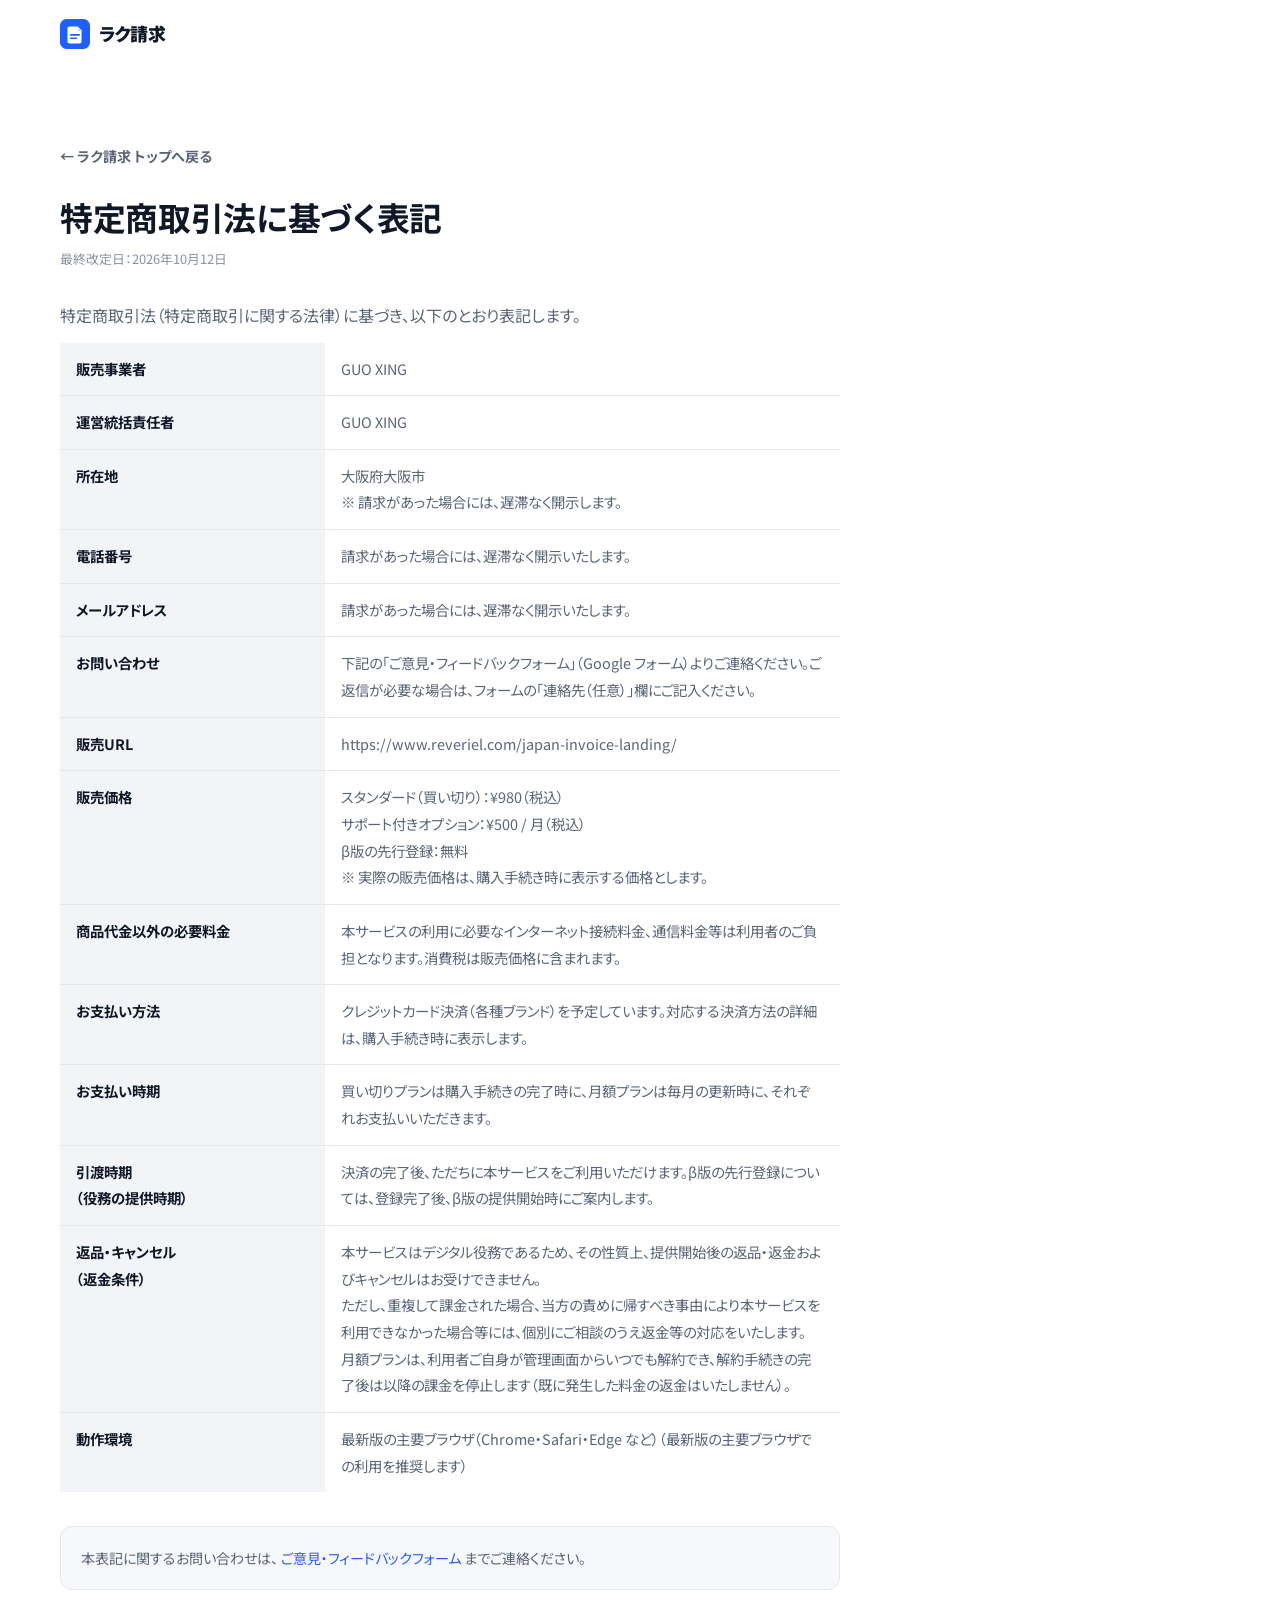
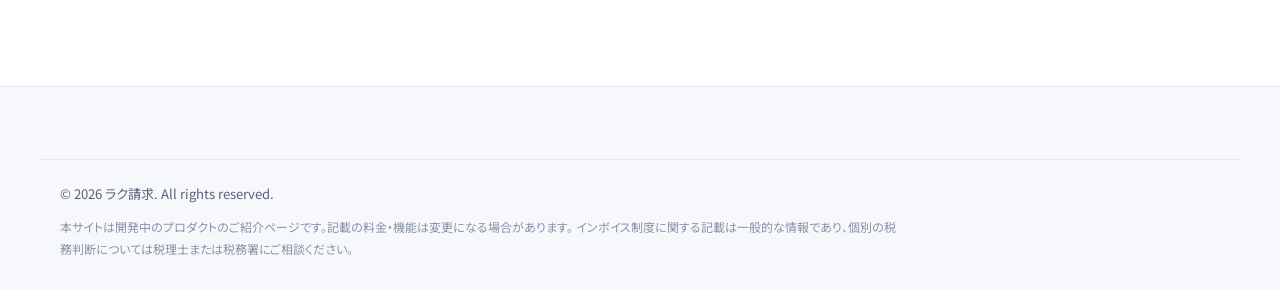
<file: legal.html>
<!DOCTYPE html>
<html lang="ja" data-theme="auto">
<head>
<meta charset="UTF-8">
<meta name="viewport" content="width=device-width, initial-scale=1">
<title>特定商取引法に基づく表記｜ラク請求</title>
<meta name="description" content="ラク請求の特定商取引法に基づく表記です。販売事業者、販売価格、お支払い方法、引渡時期、返品・キャンセル等について記載しています。">
<meta name="robots" content="index, follow">
<link rel="canonical" href="https://www.reveriel.com/japan-invoice-landing/legal.html">
<meta name="theme-color" content="#1f5eff" media="(prefers-color-scheme: light)">
<meta name="theme-color" content="#0b1020" media="(prefers-color-scheme: dark)">
<link rel="icon" href="data:image/svg+xml,%3Csvg xmlns='http://www.w3.org/2000/svg' viewBox='0 0 64 64'%3E%3Crect width='64' height='64' rx='14' fill='%231f5eff'/%3E%3Cpath d='M20 16h18l8 8v24a4 4 0 0 1-4 4H20a4 4 0 0 1-4-4V20a4 4 0 0 1 4-4z' fill='%23fff'/%3E%3Cpath d='M23 34h18M23 41h12' stroke='%231f5eff' stroke-width='3.5' stroke-linecap='round'/%3E%3C/svg%3E">
<link rel="preconnect" href="https://fonts.googleapis.com">
<link rel="preconnect" href="https://fonts.gstatic.com" crossorigin>
<link href="https://fonts.googleapis.com/css2?family=Noto+Sans+JP:wght@400;500;700;900&display=swap" rel="stylesheet">
<link rel="stylesheet" href="style.css">
<!-- Cloudflare Web Analytics --><script type='module' src='https://static.cloudflareinsights.com/beacon.min.js' data-cf-beacon='{"token": "6fc01bf3ac5e457ba1bd16b91e5b653e"}'></script><!-- End Cloudflare Web Analytics -->
</head>
<body>

<a class="skip-link" href="#main">本文へスキップ</a>

<header class="site-header">
  <div class="wrap header-inner">
    <a class="brand" href="index.html" aria-label="ラク請求 トップへ">
      <span class="brand-mark" aria-hidden="true">
        <svg viewBox="0 0 64 64"><rect width="64" height="64" rx="14" fill="currentColor"/><path d="M20 16h18l8 8v24a4 4 0 0 1-4 4H20a4 4 0 0 1-4-4V20a4 4 0 0 1 4-4z" fill="#fff"/><path d="M38 16v10h10" fill="#c7d7ff"/><path d="M23 34h18M23 41h12" stroke="currentColor" stroke-width="3.5" stroke-linecap="round"/></svg>
      </span>
      <span class="brand-text">ラク請求</span>
    </a>
  </div>
</header>

<main id="main">
  <section class="legal-page">
    <div class="wrap">
      <a class="legal-back" href="index.html">← ラク請求 トップへ戻る</a>

      <article class="legal">
        <h1>特定商取引法に基づく表記</h1>
        <p class="legal-meta">最終改定日：2026年10月12日</p>

        <p>
          特定商取引法（特定商取引に関する法律）に基づき、以下のとおり表記します。
        </p>

        <table class="legal-table">
          <tbody>
            <tr>
              <th scope="row">販売事業者</th>
              <td>GUO XING</td>
            </tr>
            <tr>
              <th scope="row">運営統括責任者</th>
              <td>GUO XING</td>
            </tr>
            <tr>
              <th scope="row">所在地</th>
              <td>大阪府大阪市<br>※ 請求があった場合には、遅滞なく開示します。</td>
            </tr>
            <tr>
              <th scope="row">電話番号</th>
              <td>請求があった場合には、遅滞なく開示いたします。</td>
            </tr>
            <tr>
              <th scope="row">メールアドレス</th>
              <td>請求があった場合には、遅滞なく開示いたします。</td>
            </tr>
            <tr>
              <th scope="row">お問い合わせ</th>
              <td>下記の「ご意見・フィードバックフォーム」（Google フォーム）よりご連絡ください。ご返信が必要な場合は、フォームの「連絡先（任意）」欄にご記入ください。</td>
            </tr>
            <tr>
              <th scope="row">販売URL</th>
              <td>https://www.reveriel.com/japan-invoice-landing/</td>
            </tr>
            <tr>
              <th scope="row">販売価格</th>
              <td>
                スタンダード（買い切り）：¥980（税込）<br>
                サポート付きオプション：¥500 / 月（税込）<br>
                β版の先行登録：無料<br>
                ※ 実際の販売価格は、購入手続き時に表示する価格とします。
              </td>
            </tr>
            <tr>
              <th scope="row">商品代金以外の必要料金</th>
              <td>本サービスの利用に必要なインターネット接続料金、通信料金等は利用者のご負担となります。消費税は販売価格に含まれます。</td>
            </tr>
            <tr>
              <th scope="row">お支払い方法</th>
              <td>クレジットカード決済（各種ブランド）を予定しています。対応する決済方法の詳細は、購入手続き時に表示します。</td>
            </tr>
            <tr>
              <th scope="row">お支払い時期</th>
              <td>買い切りプランは購入手続きの完了時に、月額プランは毎月の更新時に、それぞれお支払いいただきます。</td>
            </tr>
            <tr>
              <th scope="row">引渡時期<br>（役務の提供時期）</th>
              <td>決済の完了後、ただちに本サービスをご利用いただけます。β版の先行登録については、登録完了後、β版の提供開始時にご案内します。</td>
            </tr>
            <tr>
              <th scope="row">返品・キャンセル<br>（返金条件）</th>
              <td>
                本サービスはデジタル役務であるため、その性質上、提供開始後の返品・返金およびキャンセルはお受けできません。<br>
                ただし、重複して課金された場合、当方の責めに帰すべき事由により本サービスを利用できなかった場合等には、個別にご相談のうえ返金等の対応をいたします。<br>
                月額プランは、利用者ご自身が管理画面からいつでも解約でき、解約手続きの完了後は以降の課金を停止します（既に発生した料金の返金はいたしません）。
              </td>
            </tr>
            <tr>
              <th scope="row">動作環境</th>
              <td>最新版の主要ブラウザ（Chrome・Safari・Edge など）（最新版の主要ブラウザでの利用を推奨します）</td>
            </tr>
          </tbody>
        </table>

        <div class="legal-contact">
          <p>
            本表記に関するお問い合わせは、
            <a href="https://docs.google.com/forms/d/e/1FAIpQLSfHGUfgAlViT3TFiVtJi_EpJ4ioUpd9oGyaJ7rehEV-gBH_PA/viewform?usp=pp_url&amp;entry.1745177199=%E3%83%A9%E3%82%AF%E8%AB%8B%E6%B1%82" target="_blank" rel="noopener">ご意見・フィードバックフォーム</a>
            までご連絡ください。
          </p>
        </div>
      </article>
    </div>
  </section>
</main>

<footer class="site-footer">
  <div class="wrap footer-bottom">
    <p class="copy">&copy; 2026 ラク請求. All rights reserved.</p>
    <p class="disclaimer">
      本サイトは開発中のプロダクトのご紹介ページです。記載の料金・機能は変更になる場合があります。
      インボイス制度に関する記載は一般的な情報であり、個別の税務判断については税理士または税務署にご相談ください。
    </p>
  </div>
</footer>

</body>
</html>
</file>
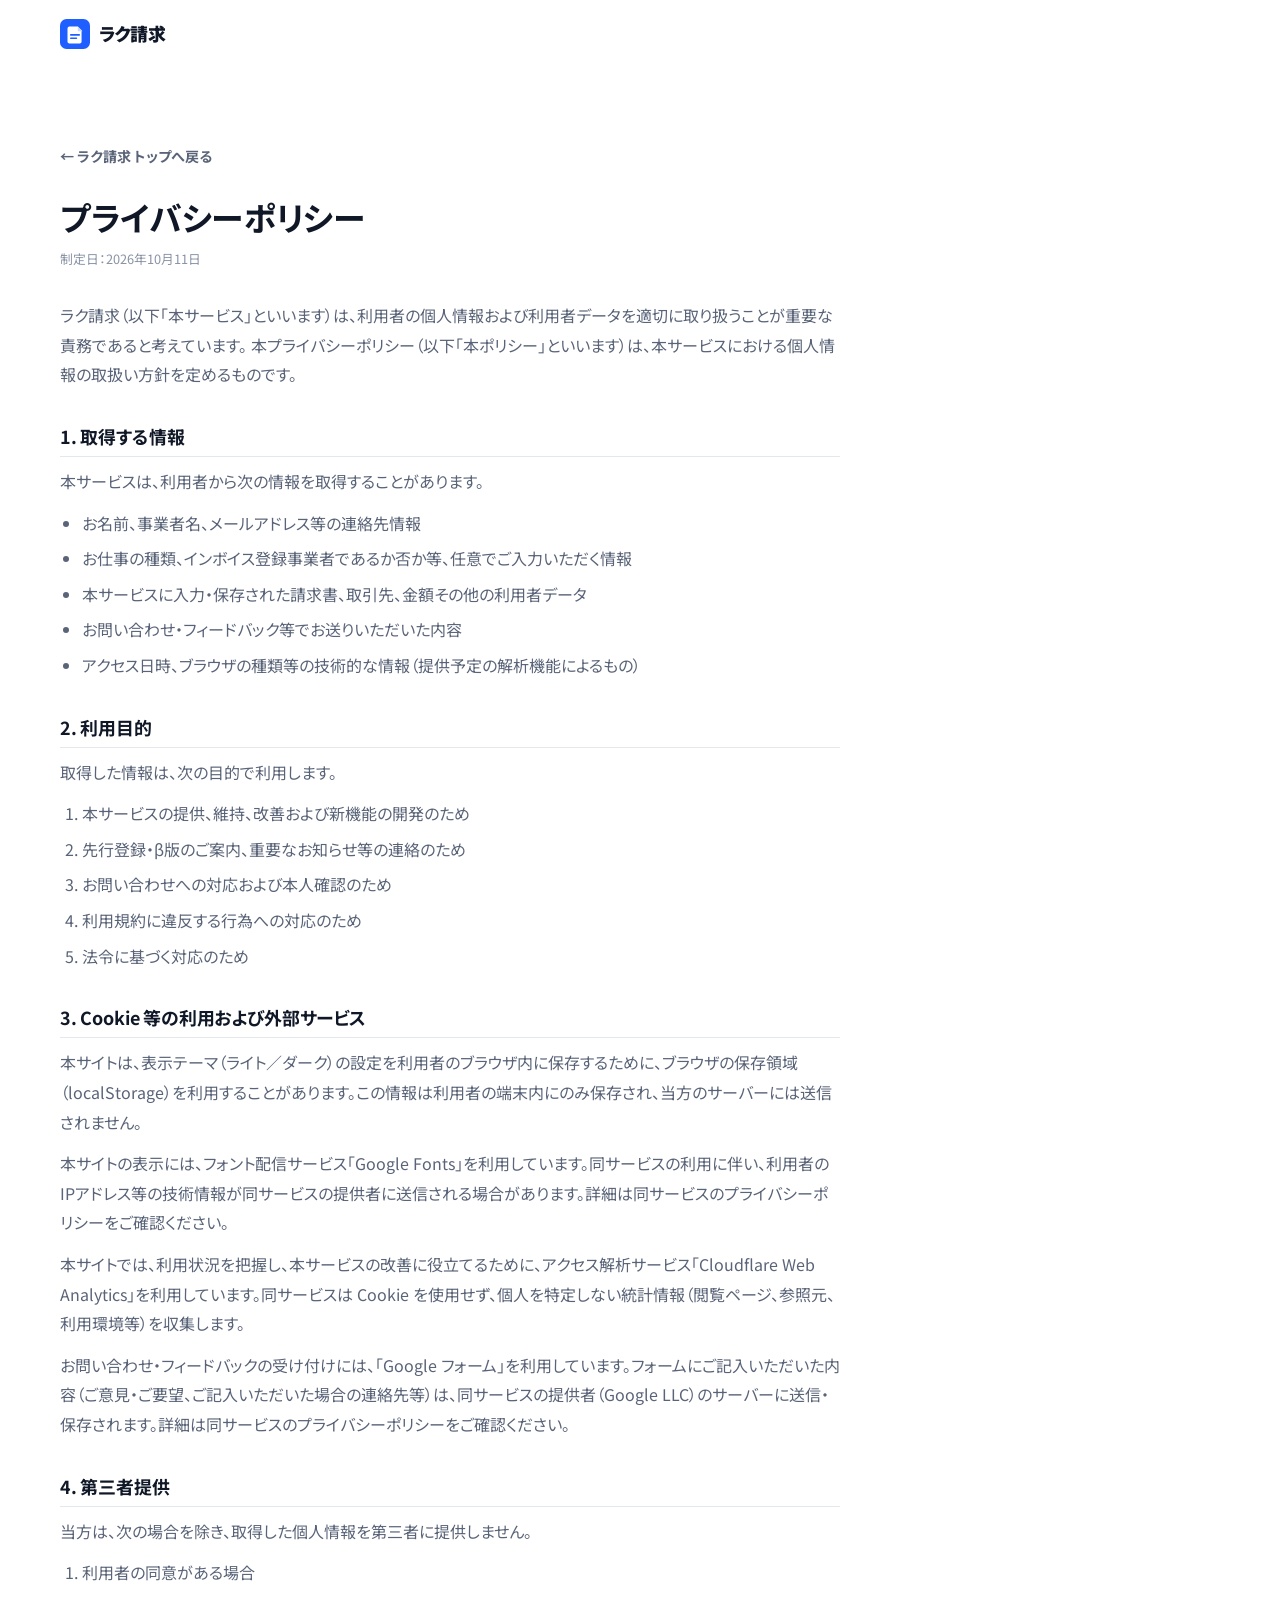
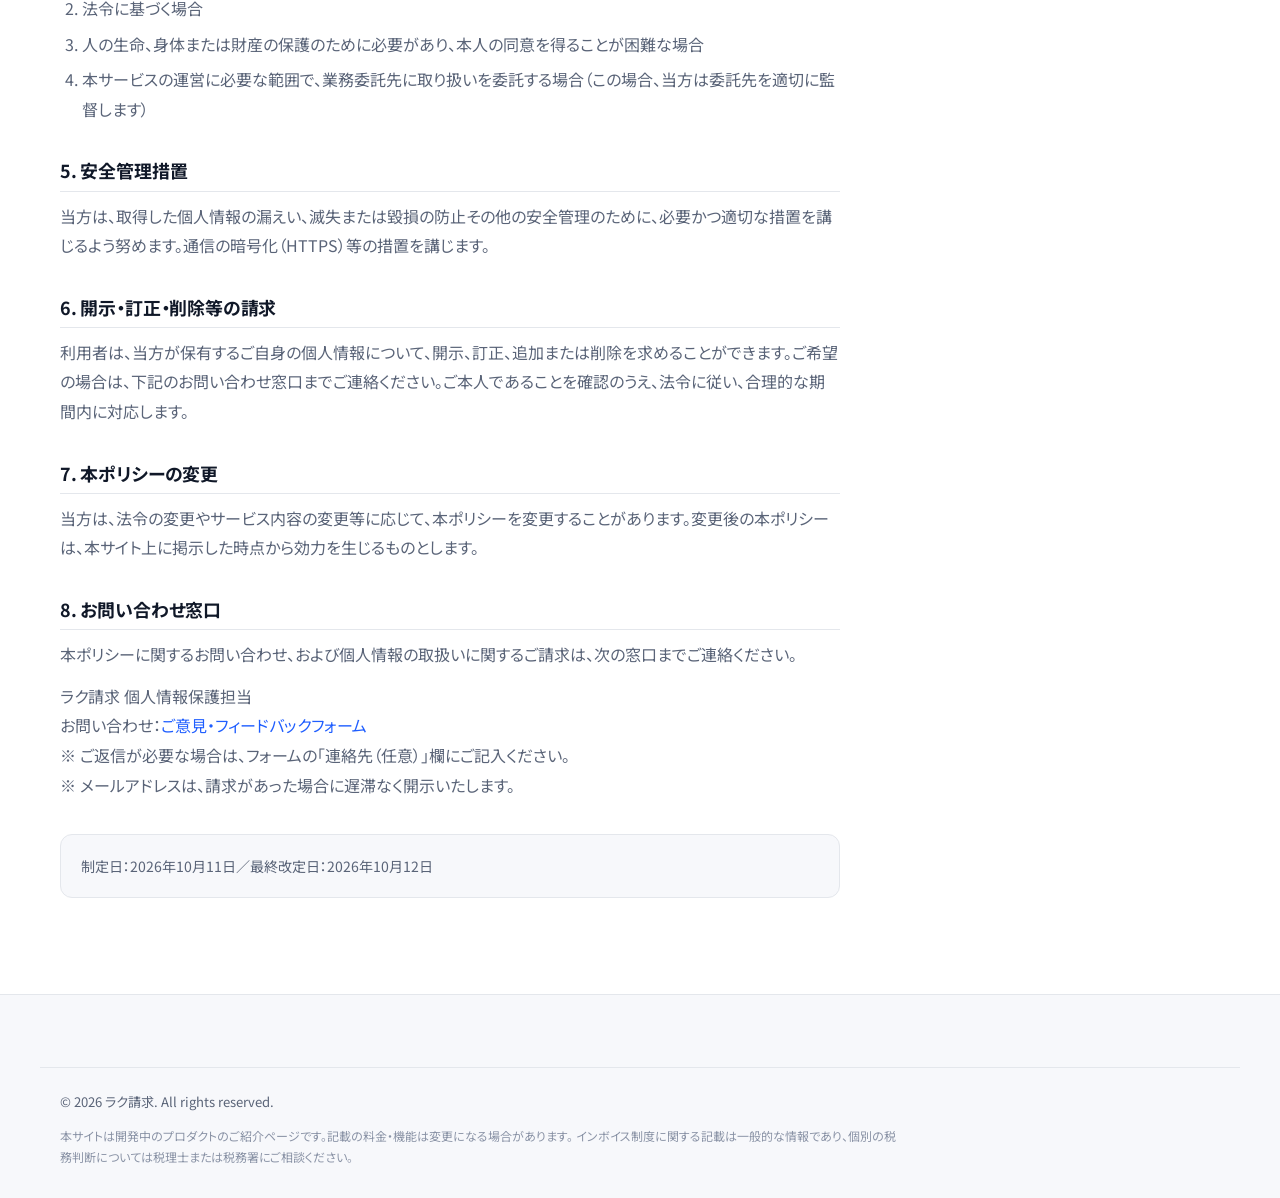
<file: privacy.html>
<!DOCTYPE html>
<html lang="ja" data-theme="auto">
<head>
<meta charset="UTF-8">
<meta name="viewport" content="width=device-width, initial-scale=1">
<title>プライバシーポリシー｜ラク請求</title>
<meta name="description" content="ラク請求における個人情報の取扱い方針（プライバシーポリシー）です。取得する情報、利用目的、第三者提供、安全管理措置等について定めます。">
<meta name="robots" content="index, follow">
<link rel="canonical" href="https://www.reveriel.com/japan-invoice-landing/privacy.html">
<meta name="theme-color" content="#1f5eff" media="(prefers-color-scheme: light)">
<meta name="theme-color" content="#0b1020" media="(prefers-color-scheme: dark)">
<link rel="icon" href="data:image/svg+xml,%3Csvg xmlns='http://www.w3.org/2000/svg' viewBox='0 0 64 64'%3E%3Crect width='64' height='64' rx='14' fill='%231f5eff'/%3E%3Cpath d='M20 16h18l8 8v24a4 4 0 0 1-4 4H20a4 4 0 0 1-4-4V20a4 4 0 0 1 4-4z' fill='%23fff'/%3E%3Cpath d='M23 34h18M23 41h12' stroke='%231f5eff' stroke-width='3.5' stroke-linecap='round'/%3E%3C/svg%3E">
<link rel="preconnect" href="https://fonts.googleapis.com">
<link rel="preconnect" href="https://fonts.gstatic.com" crossorigin>
<link href="https://fonts.googleapis.com/css2?family=Noto+Sans+JP:wght@400;500;700;900&display=swap" rel="stylesheet">
<link rel="stylesheet" href="style.css">
<!-- Cloudflare Web Analytics --><script type='module' src='https://static.cloudflareinsights.com/beacon.min.js' data-cf-beacon='{"token": "6fc01bf3ac5e457ba1bd16b91e5b653e"}'></script><!-- End Cloudflare Web Analytics -->
</head>
<body>

<a class="skip-link" href="#main">本文へスキップ</a>

<header class="site-header">
  <div class="wrap header-inner">
    <a class="brand" href="index.html" aria-label="ラク請求 トップへ">
      <span class="brand-mark" aria-hidden="true">
        <svg viewBox="0 0 64 64"><rect width="64" height="64" rx="14" fill="currentColor"/><path d="M20 16h18l8 8v24a4 4 0 0 1-4 4H20a4 4 0 0 1-4-4V20a4 4 0 0 1 4-4z" fill="#fff"/><path d="M38 16v10h10" fill="#c7d7ff"/><path d="M23 34h18M23 41h12" stroke="currentColor" stroke-width="3.5" stroke-linecap="round"/></svg>
      </span>
      <span class="brand-text">ラク請求</span>
    </a>
  </div>
</header>

<main id="main">
  <section class="legal-page">
    <div class="wrap">
      <a class="legal-back" href="index.html">← ラク請求 トップへ戻る</a>

      <article class="legal">
        <h1>プライバシーポリシー</h1>
        <p class="legal-meta">制定日：2026年10月11日</p>

        <p>
          ラク請求（以下「本サービス」といいます）は、利用者の個人情報および利用者データを適切に取り扱うことが重要な責務であると考えています。
          本プライバシーポリシー（以下「本ポリシー」といいます）は、本サービスにおける個人情報の取扱い方針を定めるものです。
        </p>

        <h2>1. 取得する情報</h2>
        <p>本サービスは、利用者から次の情報を取得することがあります。</p>
        <ul>
          <li>お名前、事業者名、メールアドレス等の連絡先情報</li>
          <li>お仕事の種類、インボイス登録事業者であるか否か等、任意でご入力いただく情報</li>
          <li>本サービスに入力・保存された請求書、取引先、金額その他の利用者データ</li>
          <li>お問い合わせ・フィードバック等でお送りいただいた内容</li>
          <li>アクセス日時、ブラウザの種類等の技術的な情報（提供予定の解析機能によるもの）</li>
        </ul>

        <h2>2. 利用目的</h2>
        <p>取得した情報は、次の目的で利用します。</p>
        <ol>
          <li>本サービスの提供、維持、改善および新機能の開発のため</li>
          <li>先行登録・β版のご案内、重要なお知らせ等の連絡のため</li>
          <li>お問い合わせへの対応および本人確認のため</li>
          <li>利用規約に違反する行為への対応のため</li>
          <li>法令に基づく対応のため</li>
        </ol>

        <h2>3. Cookie 等の利用および外部サービス</h2>
        <p>本サイトは、表示テーマ（ライト／ダーク）の設定を利用者のブラウザ内に保存するために、ブラウザの保存領域（localStorage）を利用することがあります。この情報は利用者の端末内にのみ保存され、当方のサーバーには送信されません。</p>
        <p>本サイトの表示には、フォント配信サービス「Google Fonts」を利用しています。同サービスの利用に伴い、利用者のIPアドレス等の技術情報が同サービスの提供者に送信される場合があります。詳細は同サービスのプライバシーポリシーをご確認ください。</p>
        <p>本サイトでは、利用状況を把握し、本サービスの改善に役立てるために、アクセス解析サービス「Cloudflare Web Analytics」を利用しています。同サービスは Cookie を使用せず、個人を特定しない統計情報（閲覧ページ、参照元、利用環境等）を収集します。</p>
        <p>お問い合わせ・フィードバックの受け付けには、「Google フォーム」を利用しています。フォームにご記入いただいた内容（ご意見・ご要望、ご記入いただいた場合の連絡先等）は、同サービスの提供者（Google LLC）のサーバーに送信・保存されます。詳細は同サービスのプライバシーポリシーをご確認ください。</p>

        <h2>4. 第三者提供</h2>
        <p>当方は、次の場合を除き、取得した個人情報を第三者に提供しません。</p>
        <ol>
          <li>利用者の同意がある場合</li>
          <li>法令に基づく場合</li>
          <li>人の生命、身体または財産の保護のために必要があり、本人の同意を得ることが困難な場合</li>
          <li>本サービスの運営に必要な範囲で、業務委託先に取り扱いを委託する場合（この場合、当方は委託先を適切に監督します）</li>
        </ol>

        <h2>5. 安全管理措置</h2>
        <p>当方は、取得した個人情報の漏えい、滅失または毀損の防止その他の安全管理のために、必要かつ適切な措置を講じるよう努めます。通信の暗号化（HTTPS）等の措置を講じます。</p>

        <h2>6. 開示・訂正・削除等の請求</h2>
        <p>利用者は、当方が保有するご自身の個人情報について、開示、訂正、追加または削除を求めることができます。ご希望の場合は、下記のお問い合わせ窓口までご連絡ください。ご本人であることを確認のうえ、法令に従い、合理的な期間内に対応します。</p>

        <h2>7. 本ポリシーの変更</h2>
        <p>当方は、法令の変更やサービス内容の変更等に応じて、本ポリシーを変更することがあります。変更後の本ポリシーは、本サイト上に掲示した時点から効力を生じるものとします。</p>

        <h2>8. お問い合わせ窓口</h2>
        <p>本ポリシーに関するお問い合わせ、および個人情報の取扱いに関するご請求は、次の窓口までご連絡ください。</p>
        <p>
          ラク請求 個人情報保護担当<br>
          お問い合わせ：<a href="https://docs.google.com/forms/d/e/1FAIpQLSfHGUfgAlViT3TFiVtJi_EpJ4ioUpd9oGyaJ7rehEV-gBH_PA/viewform?usp=pp_url&amp;entry.1745177199=%E3%83%A9%E3%82%AF%E8%AB%8B%E6%B1%82" target="_blank" rel="noopener">ご意見・フィードバックフォーム</a><br>
          ※ ご返信が必要な場合は、フォームの「連絡先（任意）」欄にご記入ください。<br>
          ※ メールアドレスは、請求があった場合に遅滞なく開示いたします。
        </p>

        <div class="legal-contact">
          <p>制定日：2026年10月11日／最終改定日：2026年10月12日</p>
        </div>
      </article>
    </div>
  </section>
</main>

<footer class="site-footer">
  <div class="wrap footer-bottom">
    <p class="copy">&copy; 2026 ラク請求. All rights reserved.</p>
    <p class="disclaimer">
      本サイトは開発中のプロダクトのご紹介ページです。記載の料金・機能は変更になる場合があります。
      インボイス制度に関する記載は一般的な情報であり、個別の税務判断については税理士または税務署にご相談ください。
    </p>
  </div>
</footer>

</body>
</html>
</file>
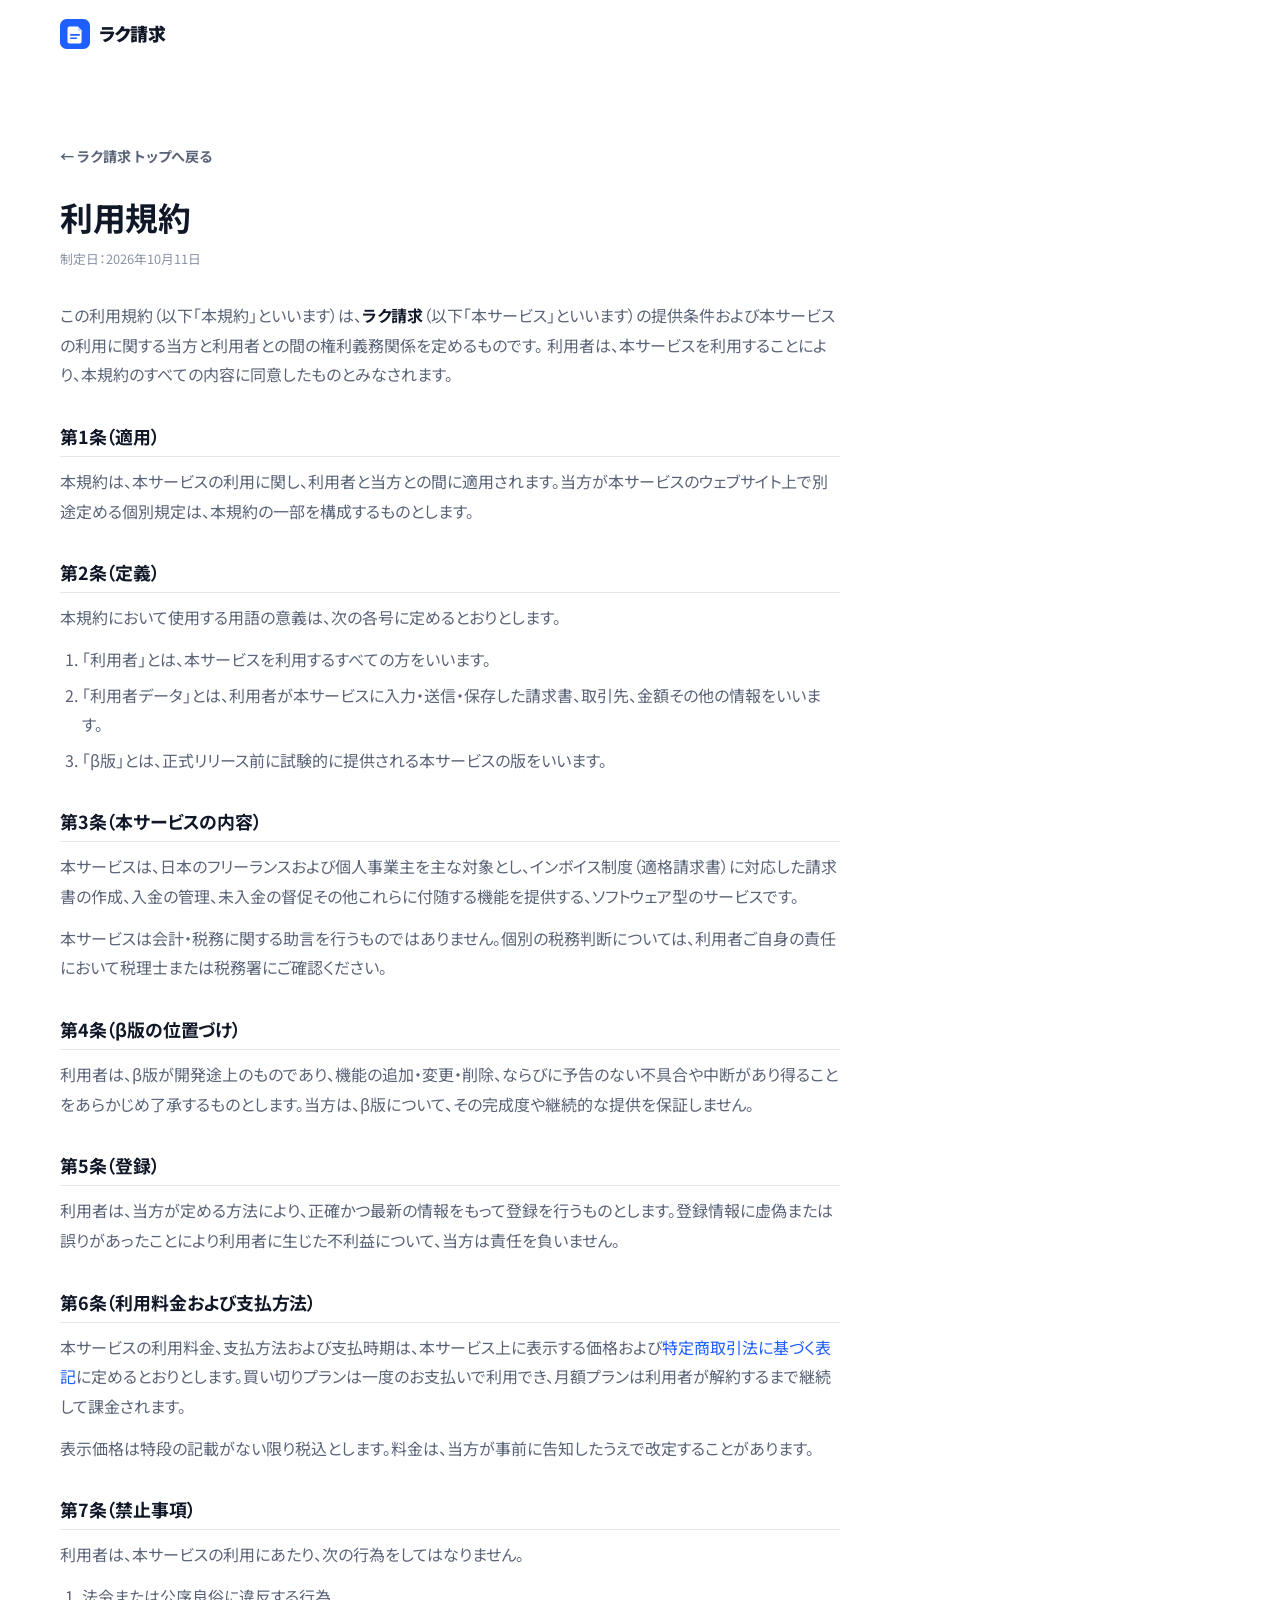
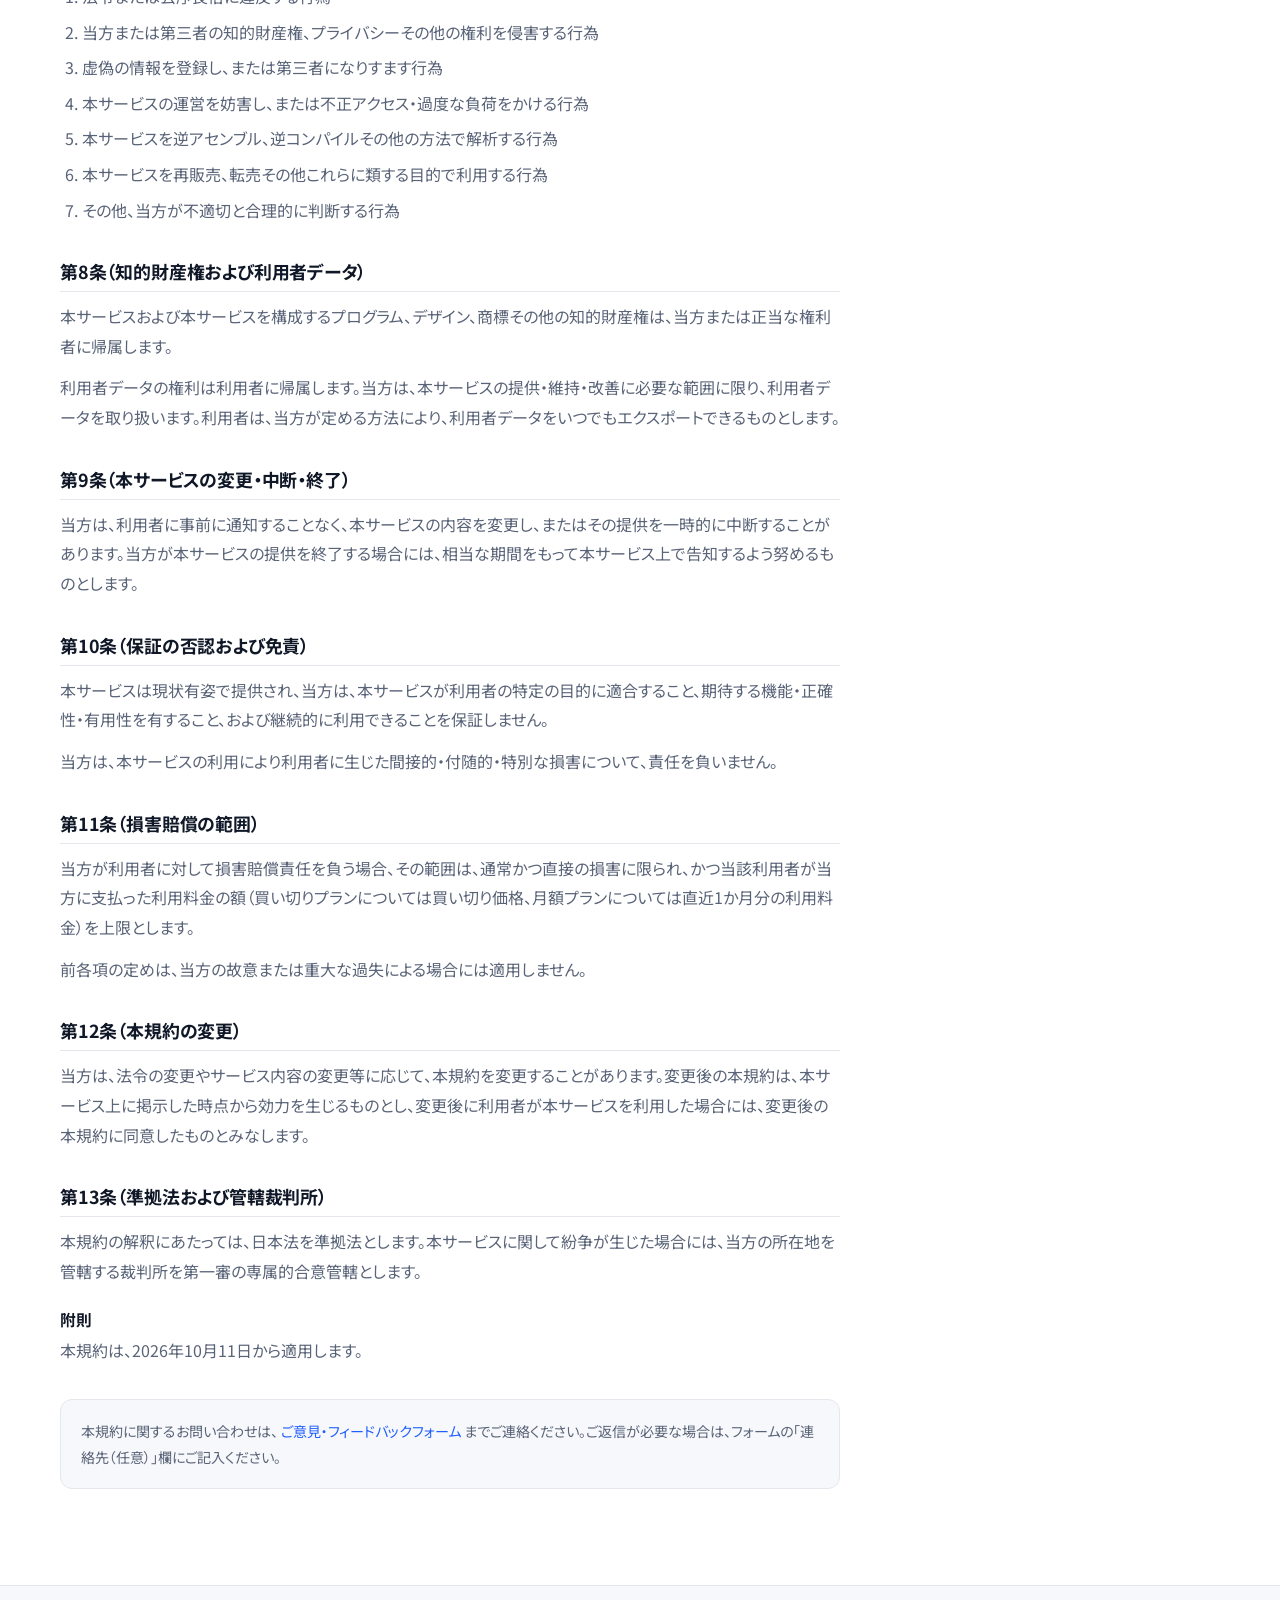
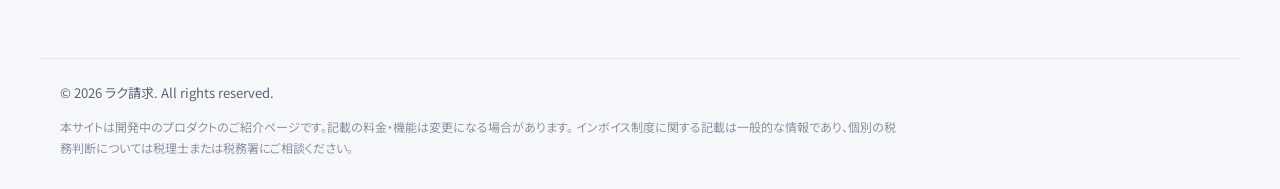
<file: terms.html>
<!DOCTYPE html>
<html lang="ja" data-theme="auto">
<head>
<meta charset="UTF-8">
<meta name="viewport" content="width=device-width, initial-scale=1">
<title>利用規約｜ラク請求</title>
<meta name="description" content="ラク請求（以下「本サービス」）の利用規約です。本サービスの利用条件、禁止事項、免責事項等を定めます。">
<meta name="robots" content="index, follow">
<link rel="canonical" href="https://www.reveriel.com/japan-invoice-landing/terms.html">
<meta name="theme-color" content="#1f5eff" media="(prefers-color-scheme: light)">
<meta name="theme-color" content="#0b1020" media="(prefers-color-scheme: dark)">
<link rel="icon" href="data:image/svg+xml,%3Csvg xmlns='http://www.w3.org/2000/svg' viewBox='0 0 64 64'%3E%3Crect width='64' height='64' rx='14' fill='%231f5eff'/%3E%3Cpath d='M20 16h18l8 8v24a4 4 0 0 1-4 4H20a4 4 0 0 1-4-4V20a4 4 0 0 1 4-4z' fill='%23fff'/%3E%3Cpath d='M23 34h18M23 41h12' stroke='%231f5eff' stroke-width='3.5' stroke-linecap='round'/%3E%3C/svg%3E">
<link rel="preconnect" href="https://fonts.googleapis.com">
<link rel="preconnect" href="https://fonts.gstatic.com" crossorigin>
<link href="https://fonts.googleapis.com/css2?family=Noto+Sans+JP:wght@400;500;700;900&display=swap" rel="stylesheet">
<link rel="stylesheet" href="style.css">
<!-- Cloudflare Web Analytics --><script type='module' src='https://static.cloudflareinsights.com/beacon.min.js' data-cf-beacon='{"token": "6fc01bf3ac5e457ba1bd16b91e5b653e"}'></script><!-- End Cloudflare Web Analytics -->
</head>
<body>

<a class="skip-link" href="#main">本文へスキップ</a>

<header class="site-header">
  <div class="wrap header-inner">
    <a class="brand" href="index.html" aria-label="ラク請求 トップへ">
      <span class="brand-mark" aria-hidden="true">
        <svg viewBox="0 0 64 64"><rect width="64" height="64" rx="14" fill="currentColor"/><path d="M20 16h18l8 8v24a4 4 0 0 1-4 4H20a4 4 0 0 1-4-4V20a4 4 0 0 1 4-4z" fill="#fff"/><path d="M38 16v10h10" fill="#c7d7ff"/><path d="M23 34h18M23 41h12" stroke="currentColor" stroke-width="3.5" stroke-linecap="round"/></svg>
      </span>
      <span class="brand-text">ラク請求</span>
    </a>
  </div>
</header>

<main id="main">
  <section class="legal-page">
    <div class="wrap">
      <a class="legal-back" href="index.html">← ラク請求 トップへ戻る</a>

      <article class="legal">
        <h1>利用規約</h1>
        <p class="legal-meta">制定日：2026年10月11日</p>

        <p>
          この利用規約（以下「本規約」といいます）は、<strong>ラク請求</strong>（以下「本サービス」といいます）の提供条件および本サービスの利用に関する当方と利用者との間の権利義務関係を定めるものです。
          利用者は、本サービスを利用することにより、本規約のすべての内容に同意したものとみなされます。
        </p>

        <h2>第1条（適用）</h2>
        <p>本規約は、本サービスの利用に関し、利用者と当方との間に適用されます。当方が本サービスのウェブサイト上で別途定める個別規定は、本規約の一部を構成するものとします。</p>

        <h2>第2条（定義）</h2>
        <p>本規約において使用する用語の意義は、次の各号に定めるとおりとします。</p>
        <ol>
          <li>「利用者」とは、本サービスを利用するすべての方をいいます。</li>
          <li>「利用者データ」とは、利用者が本サービスに入力・送信・保存した請求書、取引先、金額その他の情報をいいます。</li>
          <li>「β版」とは、正式リリース前に試験的に提供される本サービスの版をいいます。</li>
        </ol>

        <h2>第3条（本サービスの内容）</h2>
        <p>本サービスは、日本のフリーランスおよび個人事業主を主な対象とし、インボイス制度（適格請求書）に対応した請求書の作成、入金の管理、未入金の督促その他これらに付随する機能を提供する、ソフトウェア型のサービスです。</p>
        <p>本サービスは会計・税務に関する助言を行うものではありません。個別の税務判断については、利用者ご自身の責任において税理士または税務署にご確認ください。</p>

        <h2>第4条（β版の位置づけ）</h2>
        <p>利用者は、β版が開発途上のものであり、機能の追加・変更・削除、ならびに予告のない不具合や中断があり得ることをあらかじめ了承するものとします。当方は、β版について、その完成度や継続的な提供を保証しません。</p>

        <h2>第5条（登録）</h2>
        <p>利用者は、当方が定める方法により、正確かつ最新の情報をもって登録を行うものとします。登録情報に虚偽または誤りがあったことにより利用者に生じた不利益について、当方は責任を負いません。</p>

        <h2>第6条（利用料金および支払方法）</h2>
        <p>本サービスの利用料金、支払方法および支払時期は、本サービス上に表示する価格および<a href="legal.html">特定商取引法に基づく表記</a>に定めるとおりとします。買い切りプランは一度のお支払いで利用でき、月額プランは利用者が解約するまで継続して課金されます。</p>
        <p>表示価格は特段の記載がない限り税込とします。料金は、当方が事前に告知したうえで改定することがあります。</p>

        <h2>第7条（禁止事項）</h2>
        <p>利用者は、本サービスの利用にあたり、次の行為をしてはなりません。</p>
        <ol>
          <li>法令または公序良俗に違反する行為</li>
          <li>当方または第三者の知的財産権、プライバシーその他の権利を侵害する行為</li>
          <li>虚偽の情報を登録し、または第三者になりすます行為</li>
          <li>本サービスの運営を妨害し、または不正アクセス・過度な負荷をかける行為</li>
          <li>本サービスを逆アセンブル、逆コンパイルその他の方法で解析する行為</li>
          <li>本サービスを再販売、転売その他これらに類する目的で利用する行為</li>
          <li>その他、当方が不適切と合理的に判断する行為</li>
        </ol>

        <h2>第8条（知的財産権および利用者データ）</h2>
        <p>本サービスおよび本サービスを構成するプログラム、デザイン、商標その他の知的財産権は、当方または正当な権利者に帰属します。</p>
        <p>利用者データの権利は利用者に帰属します。当方は、本サービスの提供・維持・改善に必要な範囲に限り、利用者データを取り扱います。利用者は、当方が定める方法により、利用者データをいつでもエクスポートできるものとします。</p>

        <h2>第9条（本サービスの変更・中断・終了）</h2>
        <p>当方は、利用者に事前に通知することなく、本サービスの内容を変更し、またはその提供を一時的に中断することがあります。当方が本サービスの提供を終了する場合には、相当な期間をもって本サービス上で告知するよう努めるものとします。</p>

        <h2>第10条（保証の否認および免責）</h2>
        <p>本サービスは現状有姿で提供され、当方は、本サービスが利用者の特定の目的に適合すること、期待する機能・正確性・有用性を有すること、および継続的に利用できることを保証しません。</p>
        <p>当方は、本サービスの利用により利用者に生じた間接的・付随的・特別な損害について、責任を負いません。</p>

        <h2>第11条（損害賠償の範囲）</h2>
        <p>当方が利用者に対して損害賠償責任を負う場合、その範囲は、通常かつ直接の損害に限られ、かつ当該利用者が当方に支払った利用料金の額（買い切りプランについては買い切り価格、月額プランについては直近1か月分の利用料金）を上限とします。</p>
        <p>前各項の定めは、当方の故意または重大な過失による場合には適用しません。</p>

        <h2>第12条（本規約の変更）</h2>
        <p>当方は、法令の変更やサービス内容の変更等に応じて、本規約を変更することがあります。変更後の本規約は、本サービス上に掲示した時点から効力を生じるものとし、変更後に利用者が本サービスを利用した場合には、変更後の本規約に同意したものとみなします。</p>

        <h2>第13条（準拠法および管轄裁判所）</h2>
        <p>本規約の解釈にあたっては、日本法を準拠法とします。本サービスに関して紛争が生じた場合には、当方の所在地を管轄する裁判所を第一審の専属的合意管轄とします。</p>

        <h3>附則</h3>
        <p>本規約は、2026年10月11日から適用します。</p>

        <div class="legal-contact">
          <p>
            本規約に関するお問い合わせは、
            <a href="https://docs.google.com/forms/d/e/1FAIpQLSfHGUfgAlViT3TFiVtJi_EpJ4ioUpd9oGyaJ7rehEV-gBH_PA/viewform?usp=pp_url&amp;entry.1745177199=%E3%83%A9%E3%82%AF%E8%AB%8B%E6%B1%82" target="_blank" rel="noopener">ご意見・フィードバックフォーム</a>
            までご連絡ください。ご返信が必要な場合は、フォームの「連絡先（任意）」欄にご記入ください。
          </p>
        </div>
      </article>
    </div>
  </section>
</main>

<footer class="site-footer">
  <div class="wrap footer-bottom">
    <p class="copy">&copy; 2026 ラク請求. All rights reserved.</p>
    <p class="disclaimer">
      本サイトは開発中のプロダクトのご紹介ページです。記載の料金・機能は変更になる場合があります。
      インボイス制度に関する記載は一般的な情報であり、個別の税務判断については税理士または税務署にご相談ください。
    </p>
  </div>
</footer>

</body>
</html>
</file>
<file: style.css>
/* ==========================================================================
   ラク請求 — Landing Page Stylesheet
   素の CSS のみ。ビルド不要。CSS 変数で配色を管理。
   ========================================================================== */

/* ---------- 1. デザイントークン ---------- */
:root {
  /* ブランドカラー */
  --brand:            #1f5eff;
  --brand-deep:       #1240c4;
  --brand-soft:       #eaf0ff;
  --brand-ink:        #ffffff;

  /* アクセント */
  --danger:           #d92d20;
  --danger-soft:      #fef3f2;
  --warn:             #b54708;
  --warn-soft:        #fffaeb;
  --ok:               #067647;
  --ok-soft:          #ecfdf3;

  /* ニュートラル（ライト） */
  --bg:               #ffffff;
  --bg-alt:           #f7f8fb;
  --surface:          #ffffff;
  --surface-2:        #f2f4f8;
  --text:             #101828;
  --text-muted:       #5a6478;
  --text-faint:       #8a93a6;
  --border:           #e4e7ec;
  --border-strong:    #d0d5dd;

  /* 効果 */
  --shadow-sm:  0 1px 2px rgba(16, 24, 40, .05);
  --shadow-md:  0 4px 12px -2px rgba(16, 24, 40, .08), 0 2px 6px -2px rgba(16, 24, 40, .05);
  --shadow-lg:  0 24px 48px -12px rgba(16, 24, 40, .16);
  --shadow-brand: 0 10px 24px -8px rgba(31, 94, 255, .5);

  /* 形状・余白 */
  --r-sm: 8px;
  --r-md: 12px;
  --r-lg: 18px;
  --r-xl: 26px;
  --r-full: 999px;

  --wrap: 1160px;
  --wrap-narrow: 820px;
  --gutter: 20px;
  --section-y: clamp(64px, 9vw, 116px);

  /* タイポ */
  --font: "Noto Sans JP", -apple-system, BlinkMacSystemFont, "Hiragino Kaku Gothic ProN",
          "Hiragino Sans", "Yu Gothic", Meiryo, sans-serif;
  --font-mono: ui-monospace, SFMono-Regular, "SF Mono", Menlo, Consolas, monospace;

  --ease: cubic-bezier(.4, 0, .2, 1);
}

/* ---------- ダークモード ---------- */
@media (prefers-color-scheme: dark) {
  :root:not([data-theme="light"]) {
    --brand:        #5b8cff;
    --brand-deep:   #8fb0ff;
    --brand-soft:   #16204a;
    --brand-ink:    #0b1020;

    --danger:       #ff8a80;
    --danger-soft:  #3a1a18;
    --warn:         #fec84b;
    --warn-soft:    #33260d;
    --ok:           #6ce9a6;
    --ok-soft:      #10331f;

    --bg:           #0b1020;
    --bg-alt:       #0f152b;
    --surface:      #131a33;
    --surface-2:    #1a2242;
    --text:         #eef2fb;
    --text-muted:   #a3adc7;
    --text-faint:   #7b86a3;
    --border:       #232c4d;
    --border-strong:#303a60;

    --shadow-sm: 0 1px 2px rgba(0, 0, 0, .4);
    --shadow-md: 0 4px 14px -2px rgba(0, 0, 0, .5);
    --shadow-lg: 0 24px 48px -12px rgba(0, 0, 0, .65);
    --shadow-brand: 0 10px 24px -8px rgba(91, 140, 255, .45);
  }
}

:root[data-theme="dark"] {
  --brand:        #5b8cff;
  --brand-deep:   #8fb0ff;
  --brand-soft:   #16204a;
  --brand-ink:    #0b1020;

  --danger:       #ff8a80;
  --danger-soft:  #3a1a18;
  --warn:         #fec84b;
  --warn-soft:    #33260d;
  --ok:           #6ce9a6;
  --ok-soft:      #10331f;

  --bg:           #0b1020;
  --bg-alt:       #0f152b;
  --surface:      #131a33;
  --surface-2:    #1a2242;
  --text:         #eef2fb;
  --text-muted:   #a3adc7;
  --text-faint:   #7b86a3;
  --border:       #232c4d;
  --border-strong:#303a60;

  --shadow-sm: 0 1px 2px rgba(0, 0, 0, .4);
  --shadow-md: 0 4px 14px -2px rgba(0, 0, 0, .5);
  --shadow-lg: 0 24px 48px -12px rgba(0, 0, 0, .65);
  --shadow-brand: 0 10px 24px -8px rgba(91, 140, 255, .45);
}

/* ---------- 2. リセットと基礎 ---------- */
*, *::before, *::after { box-sizing: border-box; }

html {
  scroll-behavior: smooth;
  scroll-padding-top: 84px;
  -webkit-text-size-adjust: 100%;
}

body {
  margin: 0;
  font-family: var(--font);
  font-size: 16px;
  line-height: 1.85;
  color: var(--text);
  background: var(--bg);
  -webkit-font-smoothing: antialiased;
  -moz-osx-font-smoothing: grayscale;
  font-feature-settings: "palt" 1;
  overflow-x: hidden;
}

h1, h2, h3, h4 {
  margin: 0;
  line-height: 1.35;
  font-weight: 700;
  letter-spacing: -.01em;
  text-wrap: balance;
}

p { margin: 0; }
ul, ol { margin: 0; padding: 0; list-style: none; }
a { color: var(--brand); text-decoration: none; }
a:hover { text-decoration: underline; }
img, svg { max-width: 100%; }
table { border-collapse: collapse; }

:focus-visible {
  outline: 3px solid var(--brand);
  outline-offset: 2px;
  border-radius: 4px;
}

.sr-only {
  position: absolute; width: 1px; height: 1px;
  padding: 0; margin: -1px; overflow: hidden;
  clip: rect(0 0 0 0); white-space: nowrap; border: 0;
}

.skip-link {
  position: absolute; top: -100px; left: 12px; z-index: 999;
  background: var(--brand); color: #fff;
  padding: 10px 18px; border-radius: var(--r-sm);
  font-weight: 700;
}
.skip-link:focus { top: 12px; text-decoration: none; }

/* アイコンの基準サイズ */
.ico {
  width: 1.15em; height: 1.15em;
  flex: none;
  display: inline-block;
  vertical-align: -.18em;
}

/* ---------- 3. レイアウト ---------- */
.wrap {
  width: 100%;
  max-width: calc(var(--wrap) + var(--gutter) * 2);
  margin-inline: auto;
  padding-inline: var(--gutter);
}
.wrap-narrow { max-width: calc(var(--wrap-narrow) + var(--gutter) * 2); }

.section { padding-block: var(--section-y); }
.section-alt { background: var(--bg-alt); }

.section-head {
  max-width: 760px;
  margin: 0 auto clamp(36px, 5vw, 60px);
  text-align: center;
}
.section-kicker {
  font-size: .78rem;
  font-weight: 900;
  letter-spacing: .16em;
  color: var(--brand);
  margin-bottom: 12px;
}
.kicker-light { color: rgba(255, 255, 255, .75); }
.section-head h2 {
  font-size: clamp(1.6rem, 4.2vw, 2.5rem);
  font-weight: 900;
  margin-bottom: 16px;
}
.section-sub {
  color: var(--text-muted);
  font-size: clamp(.95rem, 2.4vw, 1.06rem);
}

.sp-only { display: none; }
@media (max-width: 560px) { .sp-only { display: inline; } }

/* ---------- 4. ボタン ---------- */
.btn {
  --btn-py: 12px;
  --btn-px: 22px;
  display: inline-flex;
  align-items: center;
  justify-content: center;
  gap: 8px;
  padding: var(--btn-py) var(--btn-px);
  border: 1.5px solid transparent;
  border-radius: var(--r-full);
  font-family: inherit;
  font-size: .95rem;
  font-weight: 700;
  line-height: 1.4;
  text-align: center;
  cursor: pointer;
  white-space: nowrap;
  transition: transform .15s var(--ease), background-color .18s var(--ease),
              box-shadow .18s var(--ease), border-color .18s var(--ease), color .18s var(--ease);
  text-decoration: none;
}
.btn:hover { text-decoration: none; transform: translateY(-1px); }
.btn:active { transform: translateY(0); }

.btn-primary {
  background: var(--brand);
  color: var(--brand-ink);
  box-shadow: var(--shadow-brand);
}
.btn-primary:hover { background: var(--brand-deep); }

.btn-ghost {
  background: transparent;
  color: var(--text);
  border-color: var(--border-strong);
}
.btn-ghost:hover { background: var(--surface-2); border-color: var(--text-faint); }

.btn-invert {
  background: #fff;
  color: #1240c4;
  box-shadow: 0 12px 28px -10px rgba(0, 0, 0, .4);
}
.btn-invert:hover { background: #eef2ff; }

.btn-lg { --btn-py: 16px; --btn-px: 30px; font-size: 1.02rem; }
.btn-sm { --btn-py: 9px;  --btn-px: 17px; font-size: .87rem; }
.btn-block { display: flex; width: 100%; }

/* ---------- 5. ヘッダー ---------- */
.site-header {
  position: sticky;
  top: 0;
  z-index: 100;
  background: color-mix(in srgb, var(--bg) 88%, transparent);
  backdrop-filter: saturate(180%) blur(14px);
  -webkit-backdrop-filter: saturate(180%) blur(14px);
  border-bottom: 1px solid transparent;
  transition: border-color .2s var(--ease), box-shadow .2s var(--ease);
}
.site-header.is-scrolled {
  border-bottom-color: var(--border);
  box-shadow: var(--shadow-sm);
}
/* color-mix 非対応ブラウザ向けフォールバック */
@supports not (background: color-mix(in srgb, red, blue)) {
  .site-header { background: var(--bg); }
}

.header-inner {
  display: flex;
  align-items: center;
  gap: 16px;
  min-height: 68px;
}

.brand {
  display: inline-flex;
  align-items: center;
  gap: 9px;
  color: var(--brand);
  font-weight: 900;
  font-size: 1.12rem;
  letter-spacing: -.02em;
  text-decoration: none;
}
.brand:hover { text-decoration: none; }
.brand-mark { display: block; width: 30px; height: 30px; }
.brand-mark svg { display: block; width: 100%; height: 100%; }
.brand-text { color: var(--text); }

.nav {
  display: none;
  gap: 4px;
  margin-inline: auto;
}
.nav a {
  padding: 8px 14px;
  border-radius: var(--r-full);
  color: var(--text-muted);
  font-size: .92rem;
  font-weight: 500;
  transition: color .15s var(--ease), background-color .15s var(--ease);
}
.nav a:hover { color: var(--text); background: var(--surface-2); text-decoration: none; }

.header-actions {
  display: flex;
  align-items: center;
  gap: 8px;
  margin-left: auto;
}

.theme-toggle {
  display: inline-flex;
  align-items: center;
  justify-content: center;
  width: 38px; height: 38px;
  padding: 0;
  border: 1.5px solid var(--border);
  border-radius: var(--r-full);
  background: transparent;
  color: var(--text-muted);
  cursor: pointer;
  transition: color .15s var(--ease), border-color .15s var(--ease), background-color .15s var(--ease);
}
.theme-toggle:hover { color: var(--text); border-color: var(--border-strong); background: var(--surface-2); }
.theme-toggle .ico-sun, .theme-toggle .ico-moon {
  width: 18px; height: 18px; display: block;
}
.theme-toggle .ico-moon { display: none; }

/* ダーク時のアイコン出し分け（自動テーマ） */
@media (prefers-color-scheme: dark) {
  :root:not([data-theme="light"]) .theme-toggle .ico-sun  { display: none; }
  :root:not([data-theme="light"]) .theme-toggle .ico-moon { display: block; }
}
:root[data-theme="dark"] .theme-toggle .ico-sun  { display: none; }
:root[data-theme="dark"] .theme-toggle .ico-moon { display: block; }

.nav-toggle {
  display: inline-flex;
  flex-direction: column;
  justify-content: center;
  gap: 4px;
  width: 40px; height: 38px;
  padding: 0 9px;
  border: 1.5px solid var(--border);
  border-radius: var(--r-md);
  background: transparent;
  cursor: pointer;
}
.nav-toggle span {
  display: block;
  height: 2px;
  border-radius: 2px;
  background: var(--text);
  transition: transform .22s var(--ease), opacity .18s var(--ease);
}
.nav-toggle[aria-expanded="true"] span:nth-child(1) { transform: translateY(6px) rotate(45deg); }
.nav-toggle[aria-expanded="true"] span:nth-child(2) { opacity: 0; }
.nav-toggle[aria-expanded="true"] span:nth-child(3) { transform: translateY(-6px) rotate(-45deg); }

.header-cta { display: none; }

.mobile-nav {
  display: flex;
  flex-direction: column;
  gap: 4px;
  padding: 12px var(--gutter) 20px;
  border-top: 1px solid var(--border);
  background: var(--bg);
}
.mobile-nav[hidden] { display: none; }
.mobile-nav a {
  padding: 12px 8px;
  border-radius: var(--r-md);
  color: var(--text);
  font-weight: 500;
}
.mobile-nav a:hover { background: var(--surface-2); text-decoration: none; }
.mobile-nav .btn-primary { margin-top: 10px; background: #1f5eff; color: #fff; }

@media (min-width: 900px) {
  .nav { display: flex; }
  .nav-toggle { display: none; }
  .mobile-nav { display: none !important; }
  .header-cta { display: inline-flex; }
}

/* ---------- 6. ヒーロー ---------- */
.hero {
  position: relative;
  padding-block: clamp(48px, 8vw, 96px) clamp(56px, 8vw, 104px);
  overflow: hidden;
  background:
    radial-gradient(1100px 520px at 78% -8%, var(--brand-soft), transparent 62%),
    var(--bg);
}

.hero-glow {
  position: absolute;
  inset: -40% -20% auto auto;
  width: 720px; height: 720px;
  background: radial-gradient(circle, rgba(31, 94, 255, .16), transparent 66%);
  filter: blur(20px);
  pointer-events: none;
}

.hero-inner {
  position: relative;
  display: grid;
  gap: clamp(40px, 6vw, 56px);
  align-items: center;
}

.eyebrow {
  display: inline-flex;
  align-items: center;
  gap: 9px;
  padding: 7px 16px 7px 12px;
  margin-bottom: 22px;
  border: 1px solid var(--border);
  border-radius: var(--r-full);
  background: var(--surface);
  box-shadow: var(--shadow-sm);
  font-size: .82rem;
  font-weight: 700;
  color: var(--text-muted);
}
.eyebrow .dot {
  width: 8px; height: 8px;
  border-radius: 50%;
  background: var(--danger);
  box-shadow: 0 0 0 4px var(--danger-soft);
}

.hero h1 {
  font-size: clamp(1.85rem, 5.2vw, 3.15rem);
  font-weight: 900;
  letter-spacing: -.03em;
  line-height: 1.22;
  margin-bottom: 22px;
}
.hero h1 .hl {
  color: var(--brand);
  position: relative;
  z-index: 0;            /* 下の ::after を自分の背面に閉じ込める */
  white-space: nowrap;
}
.hero h1 .hl::after {
  content: "";
  position: absolute;
  left: -.06em; right: -.06em; bottom: .02em;
  height: .3em;
  background: var(--brand-soft);
  border-radius: 4px;
  z-index: -1;
}

.lead {
  font-size: clamp(1rem, 2.9vw, 1.1rem);
  color: var(--text-muted);
  max-width: 34em;
  margin-bottom: 30px;
}
.lead strong { color: var(--text); font-weight: 700; }

.hero-cta {
  display: flex;
  flex-wrap: wrap;
  gap: 12px;
  margin-bottom: 26px;
}
.hero-cta .btn { flex: 1 1 auto; }

.hero-facts {
  display: flex;
  flex-wrap: wrap;
  gap: 8px 22px;
  font-size: .88rem;
  color: var(--text-muted);
}
.hero-facts li { display: inline-flex; align-items: center; gap: 7px; }
.hero-facts .ico { color: var(--ok); width: 1em; height: 1em; }

/* --- 請求書モックアップ --- */
.hero-visual {
  position: relative;
  max-width: 460px;
  margin-inline: auto;
  width: 100%;
}

.mock {
  position: relative;
  padding: 22px;
  border: 1px solid var(--border);
  border-radius: var(--r-xl);
  background: var(--surface);
  box-shadow: var(--shadow-lg);
  font-size: .85rem;
}

.mock-head {
  display: flex;
  align-items: flex-start;
  justify-content: space-between;
  gap: 12px;
  padding-bottom: 16px;
  border-bottom: 1px solid var(--border);
}
.mock-label { font-weight: 900; font-size: 1.15rem; letter-spacing: .06em; }
.mock-no { font-size: .78rem; color: var(--text-faint); font-family: var(--font-mono); }

.badge {
  display: inline-flex;
  align-items: center;
  gap: 5px;
  padding: 4px 11px;
  border-radius: var(--r-full);
  font-size: .72rem;
  font-weight: 700;
  white-space: nowrap;
}
.badge-ok { background: var(--ok-soft); color: var(--ok); }

.mock-meta {
  display: grid;
  gap: 8px;
  padding: 16px 0;
  border-bottom: 1px dashed var(--border);
}
.mock-meta > div { display: flex; justify-content: space-between; gap: 12px; }
.mock-meta dt { color: var(--text-faint); font-size: .78rem; flex: none; }
.mock-meta dd { margin: 0; font-weight: 500; text-align: right; font-size: .82rem; }
.mock-meta dd:first-of-type { font-family: var(--font-mono); }

.mock-table { width: 100%; margin: 14px 0; }
.mock-table th {
  padding: 6px 0;
  border-bottom: 1px solid var(--border);
  font-size: .72rem;
  font-weight: 700;
  color: var(--text-faint);
  text-align: left;
}
.mock-table td {
  padding: 9px 0;
  border-bottom: 1px solid var(--border);
  font-size: .82rem;
}
.mock-table th:not(:first-child), .mock-table td:not(:first-child) { padding-left: 10px; }
.ta-r { text-align: right !important; }

.mock-total {
  display: flex;
  align-items: baseline;
  justify-content: space-between;
  padding: 12px 14px;
  margin-bottom: 16px;
  border-radius: var(--r-md);
  background: var(--brand-soft);
}
.mock-total span { font-size: .78rem; font-weight: 700; color: var(--text-muted); }
.mock-total strong {
  font-size: 1.4rem;
  font-weight: 900;
  color: var(--brand);
  letter-spacing: -.02em;
}

.mock-timeline { display: grid; gap: 10px; }
.tl-item {
  display: grid;
  grid-template-columns: 14px 1fr auto;
  align-items: center;
  gap: 10px;
  font-size: .78rem;
}
.tl-dot {
  width: 9px; height: 9px;
  border-radius: 50%;
  justify-self: center;
  background: var(--border-strong);
}
.tl-item.is-done .tl-dot { background: var(--ok); box-shadow: 0 0 0 3px var(--ok-soft); }
.tl-item.is-warn .tl-dot { background: var(--warn); box-shadow: 0 0 0 3px var(--warn-soft); }
.tl-item.is-warn .tl-text { color: var(--warn); font-weight: 700; }
.tl-time { color: var(--text-faint); font-family: var(--font-mono); font-size: .72rem; }

/* 浮遊カード */
.float-card {
  position: absolute;
  display: none;
  align-items: center;
  gap: 10px;
  padding: 12px 15px;
  border: 1px solid var(--border);
  border-radius: var(--r-lg);
  background: var(--surface);
  box-shadow: var(--shadow-lg);
  font-size: .78rem;
  animation: floaty 6s ease-in-out infinite;
}
.float-card strong { display: block; font-weight: 700; line-height: 1.4; }
.float-card span { display: block; color: var(--text-faint); font-size: .72rem; line-height: 1.4; }
.float-card .ico { width: 20px; height: 20px; color: var(--brand); }

.float-card-1 { top: -22px; left: -46px; }
.float-card-2 { bottom: -42px; right: -36px; animation-delay: -3s; }
.float-card-2 .ico { color: var(--ok); }

@keyframes floaty {
  0%, 100% { transform: translateY(0); }
  50%      { transform: translateY(-8px); }
}

@media (min-width: 620px) { .float-card { display: flex; } }

@media (min-width: 980px) {
  .hero-inner { grid-template-columns: 1.08fr .92fr; }
  .hero-visual { margin-inline: 0 auto; }
  .float-card-1 { left: -70px; }
  .float-card-2 { right: -30px; }
}

/* ---------- 7. 信頼バー ---------- */
.trustbar {
  padding-block: 26px;
  border-block: 1px solid var(--border);
  background: var(--bg-alt);
}
.trust-inner { text-align: center; }
.trust-label {
  font-size: .78rem;
  font-weight: 700;
  letter-spacing: .04em;
  color: var(--text-faint);
  margin-bottom: 12px;
}
.trust-list {
  display: flex;
  flex-wrap: wrap;
  justify-content: center;
  gap: 8px 10px;
}
.trust-list li {
  padding: 5px 14px;
  border: 1px solid var(--border);
  border-radius: var(--r-full);
  background: var(--surface);
  font-size: .82rem;
  font-weight: 500;
  color: var(--text-muted);
}

/* ---------- 8. カードグリッド ---------- */
.cards { display: grid; gap: 20px; }
.cards-3 { grid-template-columns: 1fr; }
@media (min-width: 700px)  { .cards-3 { grid-template-columns: repeat(2, 1fr); } }
@media (min-width: 1020px) { .cards-3 { grid-template-columns: repeat(3, 1fr); } }

.card {
  position: relative;
  padding: 28px 26px;
  border: 1px solid var(--border);
  border-radius: var(--r-lg);
  background: var(--surface);
  box-shadow: var(--shadow-sm);
  transition: transform .2s var(--ease), box-shadow .2s var(--ease), border-color .2s var(--ease);
}
.card:hover {
  transform: translateY(-3px);
  box-shadow: var(--shadow-md);
  border-color: var(--border-strong);
}
.card h3 {
  font-size: 1.12rem;
  margin-bottom: 12px;
}
.card p { color: var(--text-muted); font-size: .93rem; }
.card p + p { margin-top: 12px; }
.card p strong { color: var(--text); font-weight: 700; }

.card-icon {
  display: inline-flex;
  align-items: center;
  justify-content: center;
  width: 46px; height: 46px;
  margin-bottom: 16px;
  border-radius: var(--r-md);
}
.card-icon .ico { width: 23px; height: 23px; }
.icon-primary { background: var(--brand-soft); color: var(--brand); }
.icon-danger  { background: var(--danger-soft); color: var(--danger); }
.icon-warn    { background: var(--warn-soft); color: var(--warn); }
.icon-info    { background: var(--brand-soft); color: var(--brand); }

.card-tag {
  display: inline-block;
  padding: 3px 11px;
  margin-bottom: 12px;
  border-radius: var(--r-full);
  font-size: .72rem;
  font-weight: 700;
  letter-spacing: .02em;
}
.tag-danger { background: var(--danger-soft); color: var(--danger); }
.tag-warn   { background: var(--warn-soft);   color: var(--warn); }
.tag-info   { background: var(--brand-soft);  color: var(--brand); }

.card-list { margin-top: 16px; display: grid; gap: 7px; }
.card-list li {
  display: flex;
  align-items: flex-start;
  gap: 8px;
  font-size: .87rem;
  color: var(--text-muted);
}
.card-list .ico { color: var(--danger); width: 1em; height: 1em; margin-top: .45em; }
.card-problem .card-list .ico { color: var(--danger); }
.card-feature .card-list .ico { color: var(--ok); }

.card-after {
  margin-top: 18px;
  padding-top: 16px;
  border-top: 1px dashed var(--border);
  font-size: .89rem !important;
  color: var(--text) !important;
}

/* ---------- 9. ステップ ---------- */
.steps {
  display: grid;
  gap: 20px;
  counter-reset: step;
}
@media (min-width: 860px) { .steps { grid-template-columns: repeat(3, 1fr); } }

.step {
  position: relative;
  padding: 30px 26px 26px;
  border: 1px solid var(--border);
  border-radius: var(--r-lg);
  background: var(--surface);
  box-shadow: var(--shadow-sm);
}
.step-num {
  display: inline-flex;
  align-items: center;
  justify-content: center;
  width: 38px; height: 38px;
  margin-bottom: 14px;
  border-radius: var(--r-full);
  background: var(--brand);
  color: var(--brand-ink);
  font-weight: 900;
  font-size: 1rem;
  box-shadow: var(--shadow-brand);
}
.step h3 { font-size: 1.08rem; margin-bottom: 10px; }
.step p { color: var(--text-muted); font-size: .92rem; }

/* ---------- 10. 料金 ---------- */
.price-grid {
  display: grid;
  gap: 22px;
  align-items: start;
}
@media (min-width: 940px) {
  .price-grid { grid-template-columns: repeat(3, 1fr); gap: 20px; }
}

.price-card {
  position: relative;
  display: flex;
  flex-direction: column;
  padding: 32px 26px;
  border: 1px solid var(--border);
  border-radius: var(--r-xl);
  background: var(--surface);
  box-shadow: var(--shadow-sm);
}
.price-card.is-featured {
  border: 2px solid var(--brand);
  box-shadow: var(--shadow-lg);
}
@media (min-width: 940px) {
  .price-card.is-featured { transform: scale(1.035); z-index: 2; }
}

.price-ribbon {
  position: absolute;
  top: -13px; left: 50%;
  transform: translateX(-50%);
  padding: 4px 16px;
  border-radius: var(--r-full);
  background: var(--brand);
  color: var(--brand-ink);
  font-size: .74rem;
  font-weight: 700;
  white-space: nowrap;
  box-shadow: var(--shadow-brand);
}

.price-name {
  font-size: 1.05rem;
  margin-bottom: 14px;
}
.price-amount {
  display: flex;
  align-items: baseline;
  gap: 6px;
  margin-bottom: 6px;
}
.price-num {
  font-size: clamp(2rem, 6vw, 2.6rem);
  font-weight: 900;
  letter-spacing: -.04em;
  line-height: 1.1;
}
.price-unit { font-size: .95rem; font-weight: 700; color: var(--text-muted); }
.price-note {
  min-height: 2.6em;
  margin-bottom: 22px;
  font-size: .82rem;
  color: var(--text-faint);
}
.price-note s { opacity: .7; }

.price-list {
  display: grid;
  gap: 10px;
  margin-bottom: 26px;
  padding-top: 22px;
  border-top: 1px solid var(--border);
}
.price-list li {
  display: flex;
  align-items: flex-start;
  gap: 9px;
  font-size: .89rem;
  color: var(--text-muted);
}
.price-list .ico { color: var(--ok); width: 1.05em; height: 1.05em; margin-top: .42em; }
.price-list strong { color: var(--text); }
.price-list li.is-off { color: var(--text-faint); text-decoration: line-through; opacity: .6; }
.price-list li.is-off .ico { color: var(--text-faint); }

.price-card .btn { margin-top: auto; }
.price-fine {
  margin-top: 12px;
  font-size: .74rem;
  color: var(--text-faint);
  text-align: center;
  line-height: 1.7;
}

/* ---------- 11. 比較表 ---------- */
.compare-wrap { margin-top: clamp(52px, 7vw, 80px); }
.compare-title {
  font-size: clamp(1.15rem, 3vw, 1.4rem);
  text-align: center;
  margin-bottom: 24px;
}
.table-scroll {
  overflow-x: auto;
  -webkit-overflow-scrolling: touch;
  border: 1px solid var(--border);
  border-radius: var(--r-lg);
  background: var(--surface);
  box-shadow: var(--shadow-sm);
}
.compare { width: 100%; min-width: 620px; font-size: .89rem; }
.compare th, .compare td {
  padding: 14px 18px;
  text-align: left;
  border-bottom: 1px solid var(--border);
  white-space: nowrap;
}
.compare thead th {
  background: var(--surface-2);
  font-size: .8rem;
  font-weight: 700;
  color: var(--text-muted);
}
.compare tbody th {
  font-weight: 500;
  font-size: .85rem;
  color: var(--text-muted);
  white-space: normal;
  min-width: 160px;
}
.compare tbody tr:last-child th,
.compare tbody tr:last-child td { border-bottom: 0; }
.compare .is-us {
  background: var(--brand-soft);
  font-weight: 700;
  color: var(--text);
}
.compare thead .is-us { color: var(--brand); }
.compare .ok { color: var(--ok); font-weight: 700; }
.compare .ok::before { content: "○ "; }
.compare td:not(.is-us) { color: var(--text-muted); }

.compare-fine {
  margin-top: 14px;
  font-size: .76rem;
  color: var(--text-faint);
  text-align: center;
}

/* 比較表の補足（年払い月額換算などの条件を小さく添える） */
.compare .compare-sub {
  display: block;
  margin-top: 3px;
  font-size: .68rem;
  font-weight: 400;
  color: var(--text-faint);
  white-space: normal;
}

/* ---------- 12. 登録フォーム ---------- */
.signup {
  background:
    linear-gradient(135deg, #1f5eff 0%, #1240c4 55%, #0d2f96 100%);
  color: #fff;
}
/* ダークモードでは、まぶしすぎない深い青に落とす */
@media (prefers-color-scheme: dark) {
  :root:not([data-theme="light"]) .signup {
    background: linear-gradient(135deg, #14318f 0%, #0e2470 55%, #0a1a52 100%);
  }
}
:root[data-theme="dark"] .signup {
  background: linear-gradient(135deg, #14318f 0%, #0e2470 55%, #0a1a52 100%);
}
.signup-inner {
  display: grid;
  gap: clamp(34px, 5vw, 56px);
  align-items: start;
}
@media (min-width: 900px) {
  .signup-inner { grid-template-columns: 1fr 1fr; gap: 64px; }
}

.signup h2 {
  font-size: clamp(1.6rem, 4.4vw, 2.3rem);
  font-weight: 900;
  margin-bottom: 20px;
}
.signup-copy p { color: rgba(255, 255, 255, .88); }
.signup-copy strong { color: #fff; }
.signup-copy > p { margin-bottom: 22px; }

.signup-points { display: grid; gap: 10px; }
.signup-points li {
  display: flex;
  align-items: flex-start;
  gap: 9px;
  font-size: .92rem;
  color: rgba(255, 255, 255, .92);
}
.signup-points .ico { color: #8ff0c0; width: 1.05em; height: 1.05em; margin-top: .42em; }

.signup-form {
  padding: clamp(24px, 4vw, 34px);
  border-radius: var(--r-xl);
  background: #fff;
  color: #101828;
  box-shadow: 0 30px 60px -18px rgba(0, 0, 0, .45);
}
/* 白いカードの上では、ダークモードでも濃い青＋白文字にする */
.signup-form .btn-primary { background: #1f5eff; color: #fff; }
.signup-form .btn-primary:hover { background: #1240c4; }

.field { margin-bottom: 18px; }
.field label {
  display: block;
  margin-bottom: 7px;
  font-size: .88rem;
  font-weight: 700;
  color: #101828;
}
.req, .opt {
  display: inline-block;
  margin-left: 6px;
  padding: 1px 8px;
  border-radius: var(--r-full);
  font-size: .68rem;
  font-weight: 700;
  vertical-align: 1px;
}
.req { background: #fef3f2; color: #d92d20; }
.opt { background: #f2f4f8; color: #5a6478; }

.field input[type="email"],
.field select {
  width: 100%;
  padding: 13px 15px;
  border: 1.5px solid #d0d5dd;
  border-radius: var(--r-md);
  background: #fff;
  color: #101828;
  font-family: inherit;
  font-size: 1rem;
  line-height: 1.5;
  transition: border-color .16s var(--ease), box-shadow .16s var(--ease);
}
.field input[type="email"]::placeholder { color: #98a2b3; }
.field input[type="email"]:focus,
.field select:focus {
  outline: none;
  border-color: #1f5eff;
  box-shadow: 0 0 0 4px rgba(31, 94, 255, .15);
}
.field input[aria-invalid="true"] {
  border-color: #d92d20;
  box-shadow: 0 0 0 4px rgba(217, 45, 32, .12);
}

.field select {
  appearance: none;
  background-image: url("data:image/svg+xml,%3Csvg xmlns='http://www.w3.org/2000/svg' viewBox='0 0 24 24' fill='none' stroke='%235a6478' stroke-width='2.2' stroke-linecap='round' stroke-linejoin='round'%3E%3Cpath d='m6 9 6 6 6-6'/%3E%3C/svg%3E");
  background-repeat: no-repeat;
  background-position: right 14px center;
  background-size: 18px;
  padding-right: 42px;
}

.help { margin-top: 6px; font-size: .78rem; color: #5a6478; }

.field-check { margin-bottom: 22px; }
.check {
  display: flex !important;
  align-items: flex-start;
  gap: 10px;
  font-weight: 500 !important;
  font-size: .87rem !important;
  color: #5a6478 !important;
  cursor: pointer;
}
.check input { width: 19px; height: 19px; margin: 2px 0 0; accent-color: #1f5eff; flex: none; }

.form-status {
  margin-top: 14px;
  font-size: .85rem;
  font-weight: 500;
  line-height: 1.7;
}
.form-status.is-error   { color: #d92d20; }
.form-status.is-success { color: #067647; }

.form-fine {
  margin-top: 16px;
  font-size: .75rem;
  color: #5a6478;
  line-height: 1.75;
}
.form-fine a { color: #1f5eff; }

/* ---------- 13. FAQ ---------- */
.faq { display: grid; gap: 12px; }

.faq-item {
  border: 1px solid var(--border);
  border-radius: var(--r-lg);
  background: var(--surface);
  box-shadow: var(--shadow-sm);
  overflow: hidden;
  transition: border-color .18s var(--ease), box-shadow .18s var(--ease);
}
.faq-item[open] { border-color: var(--border-strong); box-shadow: var(--shadow-md); }

.faq-item summary {
  display: flex;
  align-items: center;
  justify-content: space-between;
  gap: 16px;
  padding: 20px 22px;
  font-weight: 700;
  font-size: .98rem;
  line-height: 1.65;
  cursor: pointer;
  list-style: none;
  transition: background-color .15s var(--ease);
}
.faq-item summary::-webkit-details-marker { display: none; }
.faq-item summary:hover { background: var(--surface-2); }

.faq-chev {
  width: 18px; height: 18px;
  color: var(--text-faint);
  flex: none;
  transform: rotate(90deg);
  transition: transform .22s var(--ease), color .18s var(--ease);
}
.faq-item[open] .faq-chev { transform: rotate(-90deg); color: var(--brand); }

.faq-body {
  padding: 0 22px 22px;
  border-top: 1px dashed var(--border);
  padding-top: 18px;
  color: var(--text-muted);
  font-size: .92rem;
}
.faq-body p + p { margin-top: 12px; }
.faq-body strong { color: var(--text); font-weight: 700; }

.faq-ol {
  display: grid;
  gap: 10px;
  margin: 14px 0;
  counter-reset: faqol;
}
.faq-ol li {
  position: relative;
  padding-left: 32px;
  counter-increment: faqol;
}
.faq-ol li::before {
  content: counter(faqol);
  position: absolute;
  left: 0; top: .28em;
  display: flex;
  align-items: center;
  justify-content: center;
  width: 21px; height: 21px;
  border-radius: 50%;
  background: var(--brand-soft);
  color: var(--brand);
  font-size: .7rem;
  font-weight: 900;
}

/* ---------- 14. 最終CTA ---------- */
.final-cta {
  padding-block: clamp(64px, 9vw, 110px);
  text-align: center;
  background:
    radial-gradient(800px 400px at 50% 0%, var(--brand-soft), transparent 70%),
    var(--bg-alt);
  border-top: 1px solid var(--border);
}
.final-inner h2 {
  font-size: clamp(1.45rem, 4.4vw, 2.3rem);
  font-weight: 900;
  margin-bottom: 30px;
  line-height: 1.5;
}
.final-fine {
  margin-top: 18px;
  font-size: .84rem;
  color: var(--text-faint);
}

/* ---------- 15. フッター ---------- */
.site-footer {
  padding-top: clamp(48px, 6vw, 72px);
  background: var(--bg-alt);
  border-top: 1px solid var(--border);
}
.footer-inner {
  display: grid;
  gap: 40px;
  padding-bottom: 44px;
}
@media (min-width: 820px) {
  .footer-inner { grid-template-columns: 1.1fr 1.6fr; gap: 60px; }
}

.footer-desc {
  margin-top: 16px;
  max-width: 30em;
  font-size: .87rem;
  color: var(--text-muted);
}

.footer-nav {
  display: grid;
  gap: 30px;
  grid-template-columns: repeat(auto-fit, minmax(130px, 1fr));
}
.footer-nav h3 {
  margin-bottom: 14px;
  font-size: .82rem;
  font-weight: 700;
  letter-spacing: .04em;
  color: var(--text-faint);
}
.footer-nav ul { display: grid; gap: 10px; }
.footer-nav a {
  font-size: .88rem;
  color: var(--text-muted);
}
.footer-nav a:hover { color: var(--brand); }

/* 未公開のページ（デッドリンクにしないための表示） */
.pending {
  display: inline-flex;
  align-items: center;
  gap: 7px;
  font-size: .88rem;
  color: var(--text-faint);
}
.pending em {
  padding: 1px 7px;
  border: 1px solid var(--border);
  border-radius: var(--r-full);
  font-size: .65rem;
  font-style: normal;
  font-weight: 700;
  letter-spacing: .04em;
}

.footer-bottom {
  padding-block: 22px 30px;
  border-top: 1px solid var(--border);
}
.copy {
  font-size: .82rem;
  color: var(--text-muted);
  margin-bottom: 10px;
}
.disclaimer {
  font-size: .75rem;
  line-height: 1.8;
  color: var(--text-faint);
  max-width: 70em;
}

/* ---------- 16. スクロールアニメーション ----------
   .js が付いているとき（＝JavaScript が動いているとき）だけ初期状態を透明にする。
   JS 無効・IntersectionObserver 非対応でも内容は必ず表示される。            */
.js .reveal {
  opacity: 0;
  transform: translateY(18px);
  transition: opacity .55s var(--ease), transform .55s var(--ease);
  will-change: opacity, transform;
}
.js .reveal.is-visible { opacity: 1; transform: none; }

@media (prefers-reduced-motion: reduce) {
  html { scroll-behavior: auto; }
  *, *::before, *::after {
    animation-duration: .001ms !important;
    animation-iteration-count: 1 !important;
    transition-duration: .001ms !important;
  }
  .reveal { opacity: 1; transform: none; }
}

/* ==========================================================================
   17. 法務ページ（利用規約 / プライバシーポリシー / 特定商取引法に基づく表記）
   ランディングページと同じトークンを使いまわす、読み物中心のレイアウト。
   ========================================================================== */
.legal-page {
  padding-block: clamp(40px, 6vw, 72px) clamp(56px, 8vw, 96px);
}

.legal-back {
  display: inline-flex;
  align-items: center;
  gap: 6px;
  margin-bottom: 26px;
  font-size: .88rem;
  font-weight: 700;
  color: var(--text-muted);
}
.legal-back:hover { color: var(--brand); text-decoration: none; }

.legal {
  max-width: 780px;
}
.legal h1 {
  font-size: clamp(1.5rem, 3.4vw, 2.05rem);
  margin-bottom: 8px;
}
.legal .legal-meta {
  font-size: .8rem;
  color: var(--text-faint);
  margin-bottom: 30px;
}
.legal h2 {
  font-size: 1.12rem;
  margin: 34px 0 10px;
  padding-bottom: 8px;
  border-bottom: 1px solid var(--border);
}
.legal h3 {
  font-size: .98rem;
  margin: 22px 0 6px;
}
.legal p {
  margin: 0 0 12px;
  color: var(--text-muted);
}
.legal ol,
.legal ul {
  margin: 0 0 14px;
  padding-left: 1.4em;
  color: var(--text-muted);
}
.legal ol { list-style: decimal; }
.legal ul { list-style: disc; }
.legal li { margin-bottom: 6px; }
.legal strong { color: var(--text); }

/* 特定商取引法の項目テーブル */
.legal-table {
  width: 100%;
  margin: 8px 0 18px;
  font-size: .9rem;
}
.legal-table th,
.legal-table td {
  padding: 13px 16px;
  text-align: left;
  vertical-align: top;
  border-bottom: 1px solid var(--border);
  color: var(--text-muted);
}
.legal-table th {
  width: 34%;
  min-width: 150px;
  font-weight: 700;
  color: var(--text);
  background: var(--surface-2);
}
.legal-table tr:last-child th,
.legal-table tr:last-child td { border-bottom: 0; }

/* 公開前に実値を入れる必要がある箇所を目立たせる */
.ph {
  color: var(--danger);
  font-weight: 700;
  background: var(--danger-soft);
  padding: 1px 6px;
  border-radius: var(--r-sm);
  white-space: nowrap;
}

.legal-contact {
  margin-top: 34px;
  padding: 18px 20px;
  border: 1px solid var(--border);
  border-radius: var(--r-md);
  background: var(--bg-alt);
  font-size: .88rem;
  color: var(--text-muted);
}
.legal-contact p { margin: 0; }

@media print {
  .legal-back { display: none; }
  .ph { color: #000; background: none; }
}

/* ---------- 18. 印刷 ---------- */
@media print {
  .site-header, .hero-visual, .signup-form, .final-cta, .nav-toggle { display: none !important; }
  body { background: #fff; color: #000; }
  .faq-item { break-inside: avoid; }
  .faq-body { display: block !important; }
}

/* ===== フィードバックFAB（右下固定・常時表示） ===== */
.feedback-fab {
  position: fixed;
  right: 18px;
  bottom: 18px;
  z-index: 10000;
  display: inline-flex;
  align-items: center;
  gap: 8px;
  padding: 13px 20px;
  background: linear-gradient(135deg, #ff8a3d, #f4511e);
  color: #fff !important;
  border-radius: 999px;
  box-shadow: 0 6px 20px rgba(244, 81, 30, 0.35);
  font-size: 14px;
  font-weight: 700;
  line-height: 1;
  text-decoration: none !important;
  transition: transform 0.15s ease, box-shadow 0.15s ease;
}
.feedback-fab:hover {
  transform: translateY(-3px);
  box-shadow: 0 10px 28px rgba(244, 81, 30, 0.45);
  color: #fff !important;
}
.feedback-fab:focus-visible { outline: 3px solid rgba(244, 81, 30, 0.5); outline-offset: 2px; }
.feedback-fab svg { width: 18px; height: 18px; flex: none; }
@media (max-width: 600px) {
  .feedback-fab { right: 14px; bottom: 14px; padding: 11px 16px; font-size: 13px; }
  .feedback-fab svg { width: 16px; height: 16px; }
}

/* ===== モバイル：入力欄のフォントを16pxに（iOSの自動ズーム防止） ===== */
@media (max-width: 720px) {
  input, select, textarea { font-size: 16px !important; }
}
</file>
